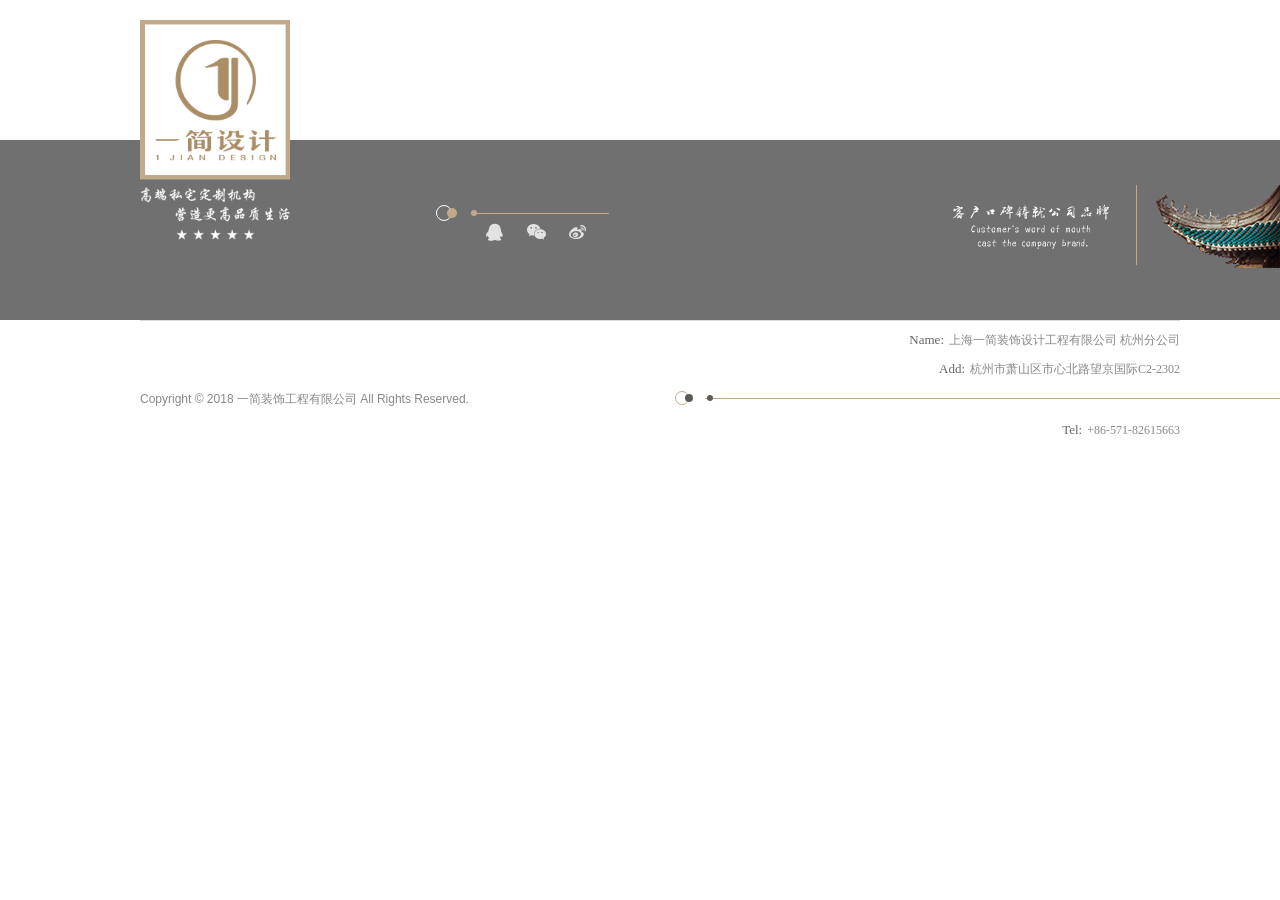
<file: public/footer.html>
<!DOCTYPE html PUBLIC "-//W3C//DTD XHTML 1.0 Transitional//EN" "http://www.w3.org/TR/xhtml1/DTD/xhtml1-transitional.dtd">
<html xmlns="http://www.w3.org/1999/xhtml">

	<head>
		<meta http-equiv="Content-Type" content="text/html; charset=utf-8" />
		<meta http-equiv="X-UA-Compatible" content="IE=edge,chrome=1" />
		<meta name="renderer" content="webkit">
		<meta name="viewport" content="width=device-width, initial-scale=1, maximum-scale=1, user-scalable=no">
		<meta name="author" content="一联独立团作" />
		<meta name="format-detection" content="telephone=no" />
		<link rel="shortcut icon" href="img/mql/logo.ico" />
		<title>一简装饰设计</title>
		<meta name="keywords" content="一简装饰设计" />
		<meta name="description" content="一简装饰设计" />
		<link rel="stylesheet" type="text/css" href="css/bootstrap.css">
        <link rel="stylesheet" type="text/css" href="css/font-awesome.css">
        <link rel="stylesheet" href="css/footer.css">
    </head>
<body>
                                                                                                               
<div class="footer">
        <div class="foot_top">
            <div class="foot_logo">
                <img src="img/mql/footer_logo.png" />
            </div>
            <div class="foot_right">
                <div class="foot_TM">
                    <div class="foot_TM_line">
                        <div class="footer_border"></div>
                        <div class="footer_border2"></div>
                    </div>
                    <ul>
                        <li>
                            <a href="#"><i class="fa fa-qq"></i></a>
                        </li>
                        <li>
                            <a href="#"><i class="fa fa-weixin"></i></a>
                        </li>
                        <li>
                            <a href="#"><i class="fa fa-weibo"></i></a>
                        </li>
                    </ul>
                </div>
                <div class="foot_TR">
                    <div class="foot_img1">
                        <img src="img/mql/foot_img1.png">
                    </div>
                    <div class="foot_img2">
                        <img src="img/mql/foot_img2.png">
                    </div>
                </div>
            </div>
        </div>

        <div class="foot_bottom">

            <div class="footercopy">
                <!--<div class="container">-->
                <div class="row">
                    <div class="col-sm-6">
                        <div class="copy">Copyright © 2018 <span>一简装饰工程有限公司</span> All Rights Reserved.</div>
                    </div>
                    <div class="foot_B col-sm-6">
                        <div class="foot_Btm">
                            <div class="foot_BR">
                                <p><span>Name:</span>上海一简装饰设计工程有限公司 杭州分公司</p>
                                <p><span>Add:</span>杭州市萧山区市心北路望京国际C2-2302</p>
                            </div>
                        </div>
                        <div class="foot_BM">
                            <div class="foot_bor foot_bor01">

                            </div>
                            <div class="foot_fang1 foot_fang01">

                            </div>
                            <div class="foot_fang2 foot_fang02">

                            </div>
                        </div>
                        <div class="foot_Btm1">
                            <p class="foot_txtR"><span>Tel:</span>+86-571-82615663</p>
                        </div>
                    </div>

                    <!--</div>-->
                </div>
                <!--</div>-->
            </div>
        </div>
        <!--</div>-->
    </div>
</body>
</html>
</file>
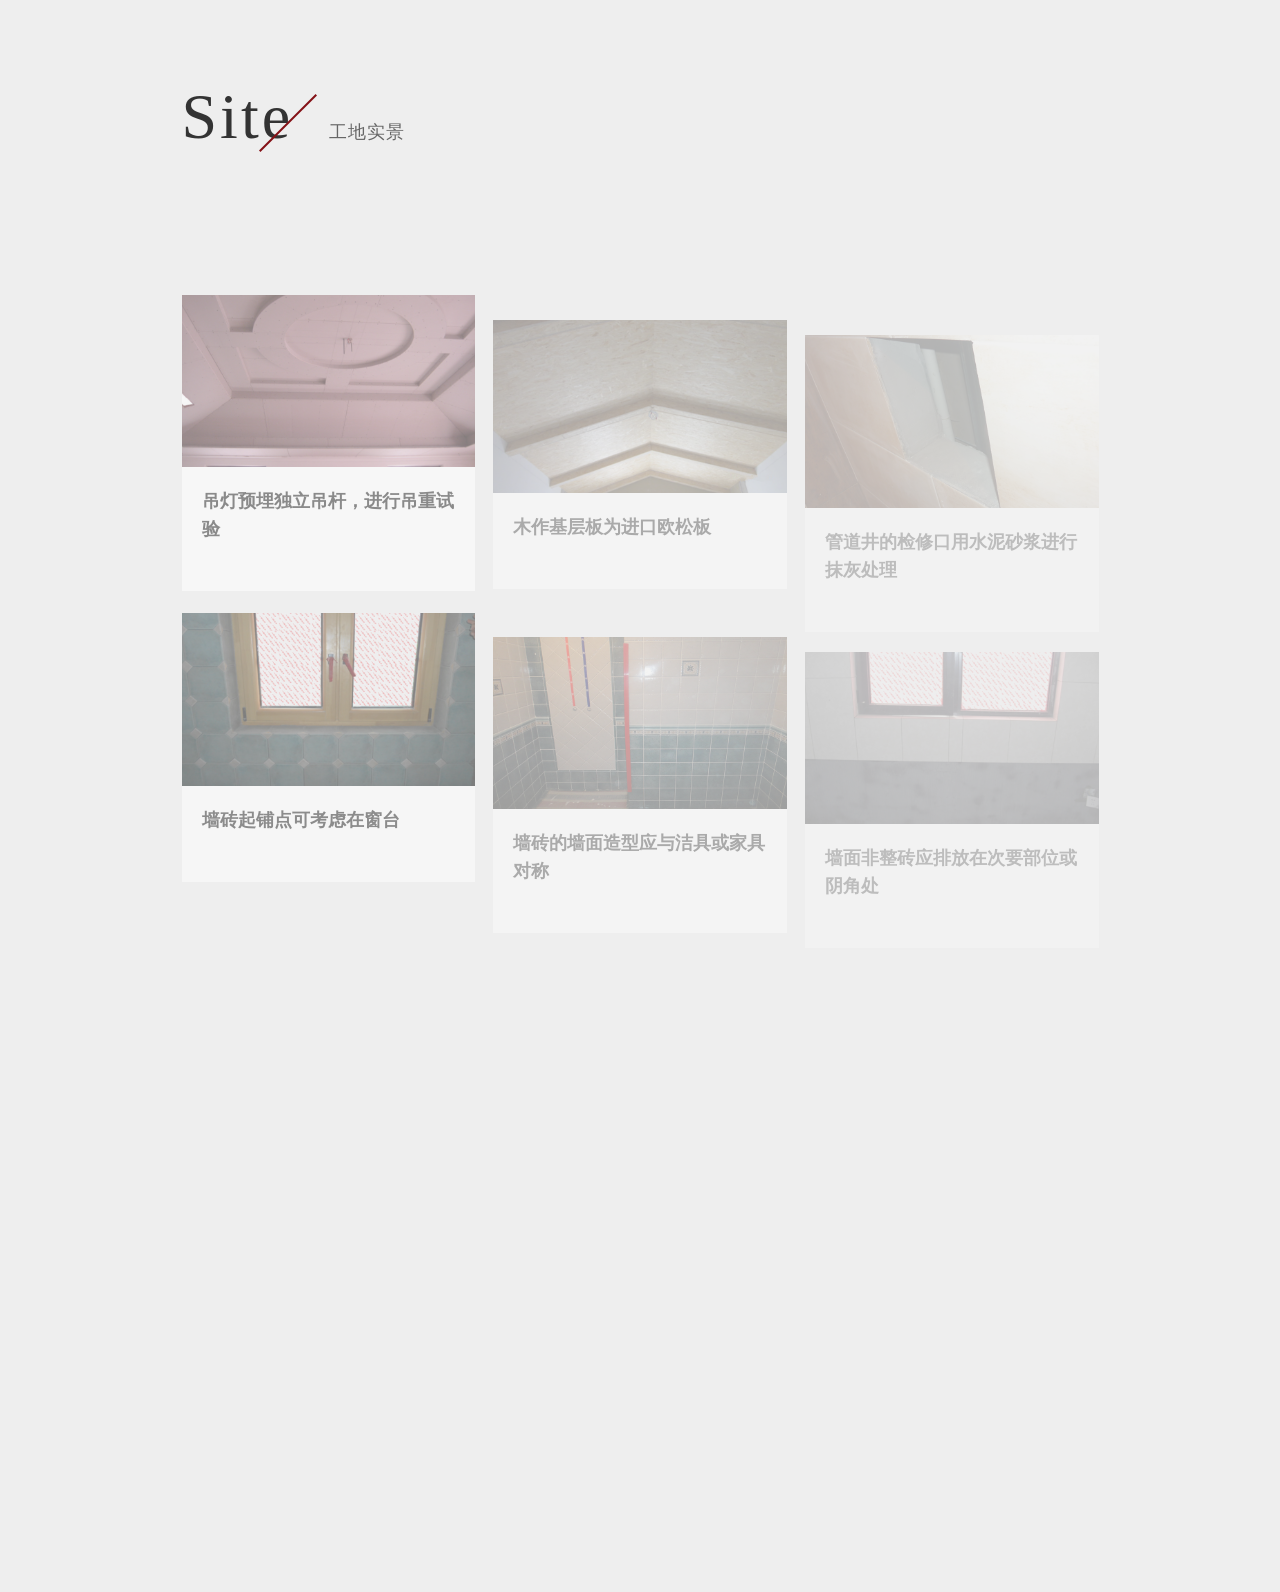
<file: public/gondishijing.html>
<!DOCTYPE html>
<html lang="en">
<head>
    <meta charset="UTF-8">
    <meta name="viewport" content="width=device-width, initial-scale=1.0">
    <meta http-equiv="X-UA-Compatible" content="ie=edge">
    <link rel="shortcut icon" href="img/mql/logo.ico" />
    <link rel="stylesheet" href="css/gongdishijing.css">
    <script src="js/jquery-3.2.1.js"></script>
    <title>一简装饰设计</title>
</head>
<body>
    <div id="nav"></div>
    <header id="header"></header>
    <div class="gongdi_box">
        <!-- container容器css -->
        <div class="gd_container">
            <!-- 标题 -->
            <div class="gd_title">
                <p>
                    <span>site</span>
                    工地实景
                </p>
            </div>
            <!-- 图片 -->
            <div class="gd_content">
                <div class="gd_main">
                    <div class="gd_img">
                        <img src="img/yl/5ac4668a81aa2.jpg" alt="">
                    </div> 
                    <!-- 第一行文字 -->
                    <div class="gd_text">
                        <h4>吊灯预埋独立吊杆，进行吊重试验</h4>
                        <!-- 第二行文字 -->
                        <p>
                            <span></span>
                             &nbsp;&nbsp;
                            <span></span>
                        </p>
                        <!-- 第三行文字 -->
                        <div class="btn">
                            <a href="http://127.0.0.1:3000/lianxi.html">预约参加</a>
                        </div>
                    </div>
                </div>
                <div class="gd_main">
                    <div class="gd_img">
                        <img src="img/yl/5ac466f7f2e3a.jpg" alt="">
                    </div>     
                    <div class="gd_text">
                        <h4>木作基层板为进口欧松板</h4>
                        <p>
                            <span></span>
                             &nbsp;&nbsp;
                            <span></span>
                        </p>
                        <div class="btn">
                            <a href="http://127.0.0.1:3000/lianxi.html">预约参加</a>
                        </div>
                    </div>
                </div>
                <div class="gd_main">
                    <div class="gd_img">
                        <img src="img/yl/5ac4672cf06b1.jpg" alt="">
                    </div>     
                    <div class="gd_text">
                        <h4>管道井的检修口用水泥砂浆进行抹灰处理</h4>
                        <p>
                            <span></span>
                             &nbsp;&nbsp;
                            <span></span>
                        </p>
                        <div class="btn">
                            <a href="http://127.0.0.1:3000/lianxi.html">预约参加</a>
                        </div>
                    </div>
                </div>
                <div class="gd_main">
                    <div class="gd_img">
                        <img src="img/yl/5ac4676fa10a3.jpg" alt="">
                    </div>     
                    <div class="gd_text">
                        <h4>墙砖起铺点可考虑在窗台</h4>
                        <p>
                            <span></span>
                             &nbsp;&nbsp;
                            <span></span>
                        </p>
                        <div class="btn">
                            <a href="http://127.0.0.1:3000/lianxi.html">预约参加</a>
                        </div>
                    </div>
                </div>
                <div class="gd_main">
                    <div class="gd_img">
                        <img src="img/yl/5ac467880d449.jpg" alt="">
                    </div>     
                    <div class="gd_text">
                        <h4>墙砖的墙面造型应与洁具或家具对称</h4>
                        <p>
                            <span></span>
                             &nbsp;&nbsp;
                            <span></span>
                        </p>
                        <div class="btn">
                            <a href="http://127.0.0.1:3000/lianxi.html">预约参加</a>
                        </div>
                    </div>
                </div>
                <div class="gd_main">
                    <div class="gd_img">
                        <img src="img/yl/5ac467b1569f9.jpg" alt="">
                    </div>     
                    <div class="gd_text">
                        <h4>墙面非整砖应排放在次要部位或阴角处</h4>
                        <p>
                            <span></span>
                             &nbsp;&nbsp;
                            <span></span>
                        </p>
                        <div class="btn">
                            <a href="http://127.0.0.1:3000/lianxi.html">预约参加</a>
                        </div>
                    </div>
                </div>
                 <div class="gd_main">
                    <div class="gd_img">
                        <img src="img/yl/5ac467ef208d3.jpg" alt="">
                    </div>     
                    <div class="gd_text">
                        <h4>石膏素线拼接线条顺直</h4>
                        <p>
                            <span></span>
                             &nbsp;&nbsp;
                            <span></span>
                        </p>
                        <div class="btn">
                            <a href="http://127.0.0.1:3000/lianxi.html">预约参加</a>
                        </div>
                    </div>
                </div>
                <div class="gd_main">
                    <div class="gd_img">
                        <img src="img/yl/5ac46800ee34e.jpg" alt="">
                    </div>     
                    <div class="gd_text">
                        <h4>石膏花线拼接花纹吻合</h4>
                        <p>
                            <span></span>
                             &nbsp;&nbsp;
                            <span></span>
                        </p>
                        <div class="btn">
                            <a href="http://127.0.0.1:3000/lianxi.html">预约参加</a>
                        </div>
                    </div>
                </div>
                <div class="gd_main">
                    <div class="gd_img">
                        <img src="img/yl/5ac4681b04a01.jpg" alt="">
                    </div>     
                    <div class="gd_text">
                        <h4>吊顶弧形线条圆润</h4>
                        <p>
                            <span></span>
                             &nbsp;&nbsp;
                            <span></span>
                        </p>
                        <div class="btn">
                            <a href="http://127.0.0.1:3000/lianxi.html">预约参加</a>
                        </div>
                    </div>
                </div>
                <div class="gd_main">
                    <div class="gd_img">
                        <img src="img/yl/5ac4673d99b4c.jpg" alt="">
                    </div>     
                    <div class="gd_text">
                        <h4>暗埋管线出墙部位及墙面的面板部位，砖面套割</h4>
                        <p>
                            <span></span>
                             &nbsp;&nbsp;
                            <span></span>
                        </p>
                        <div class="btn">
                            <a href="http://127.0.0.1:3000/lianxi.html">预约参加</a>
                        </div>
                    </div>
                </div>
                <div class="gd_main">
                    <div class="gd_img">
                        <img src="img/yl/5ac467d2a5e9d.jpg" alt="">
                    </div>     
                    <div class="gd_text">
                        <h4>墙面阴角砖应压向正确，阳角线宜做成45度角对接</h4>
                        <p>
                            <span></span>
                             &nbsp;&nbsp;
                            <span></span>
                        </p>
                        <div class="btn">
                            <a href="http://127.0.0.1:3000/lianxi.html">预约参加</a>
                        </div>
                    </div>
                </div>
                <div class="gd_main">
                    <div class="gd_img">
                        <img src="img/yl/5ac466a00ddfb.jpg" alt="">
                    </div>     
                    <div class="gd_text">
                        <h4>地下室、厨房、卫生间等潮湿部位使用防水纸面石膏板</h4>
                        <p>
                            <span></span>
                             &nbsp;&nbsp;
                            <span></span>
                        </p>
                        <div class="btn">
                            <a href="http://127.0.0.1:3000/lianxi.html">预约参加</a>
                        </div>
                    </div>
                </div> 
            </div>
        </div>
    </div>
    <script>
			$(document).ready(function(e){
				$(window).scroll(function(){
					var scrollT=$(window).scrollTop();
					console.log(scrollT)
					var h=$(window).height();
					if(scrollT>250){
							$(".gd_content>div.gd_main:first-child").animate({
									"top":"0",
									"opacity":"1"
							},800)
							$(".gd_content>div.gd_main:nth-child(2)").animate({
									"top":"0",
									"opacity":"1"
							},1000)
							$(".gd_content>div.gd_main:nth-child(3)").animate({
									"top":"0",
									"opacity":"1"
							},1200)
					}
					if(scrollT>550){
							$(".gd_content>div.gd_main:nth-child(4)").animate({
									"top":"0",
									"opacity":"1"
							},800)
							$(".gd_content>div.gd_main:nth-child(5)").animate({
									"top":"0",
									"opacity":"1"
							},1000)
							$(".gd_content>div.gd_main:nth-child(6)").animate({
									"top":"0",
									"opacity":"1"
							},1200)
					}
					if(scrollT>850){
							$(".gd_content>div.gd_main:nth-child(7)").animate({
									"top":"0",
									"opacity":"1"
							},800)
							$(".gd_content>div.gd_main:nth-child(8)").animate({
									"top":"0",
									"opacity":"1"
							},1000)
							$(".gd_content>div.gd_main:nth-child(9)").animate({
									"top":"0",
									"opacity":"1"
							},1200)
					}
					if(scrollT>1200){
							$(".gd_content>div.gd_main:nth-child(10)").animate({
									"top":"0",
									"opacity":"1"
							},800)
							$(".gd_content>div.gd_main:nth-child(11)").animate({
									"top":"0",
									"opacity":"1"
							},1000)
							$(".gd_content>div.gd_main:nth-child(12)").animate({
									"top":"0",
									"opacity":"1"
							},1200)
					}
			});
			$(".gd_main").hover(function() {
					 $(this).find(".btn").css("display","block");
				}, function() {
						$(this).find(".btn").css("display","none");
					});
			})  
    </script>
    <footer id="footer"></footer>
    <script src="js/nav.js"></script>
    <script src="js/header.js"></script>
    <script src="js/footer.js"></script>
</body>
</html>
</file>
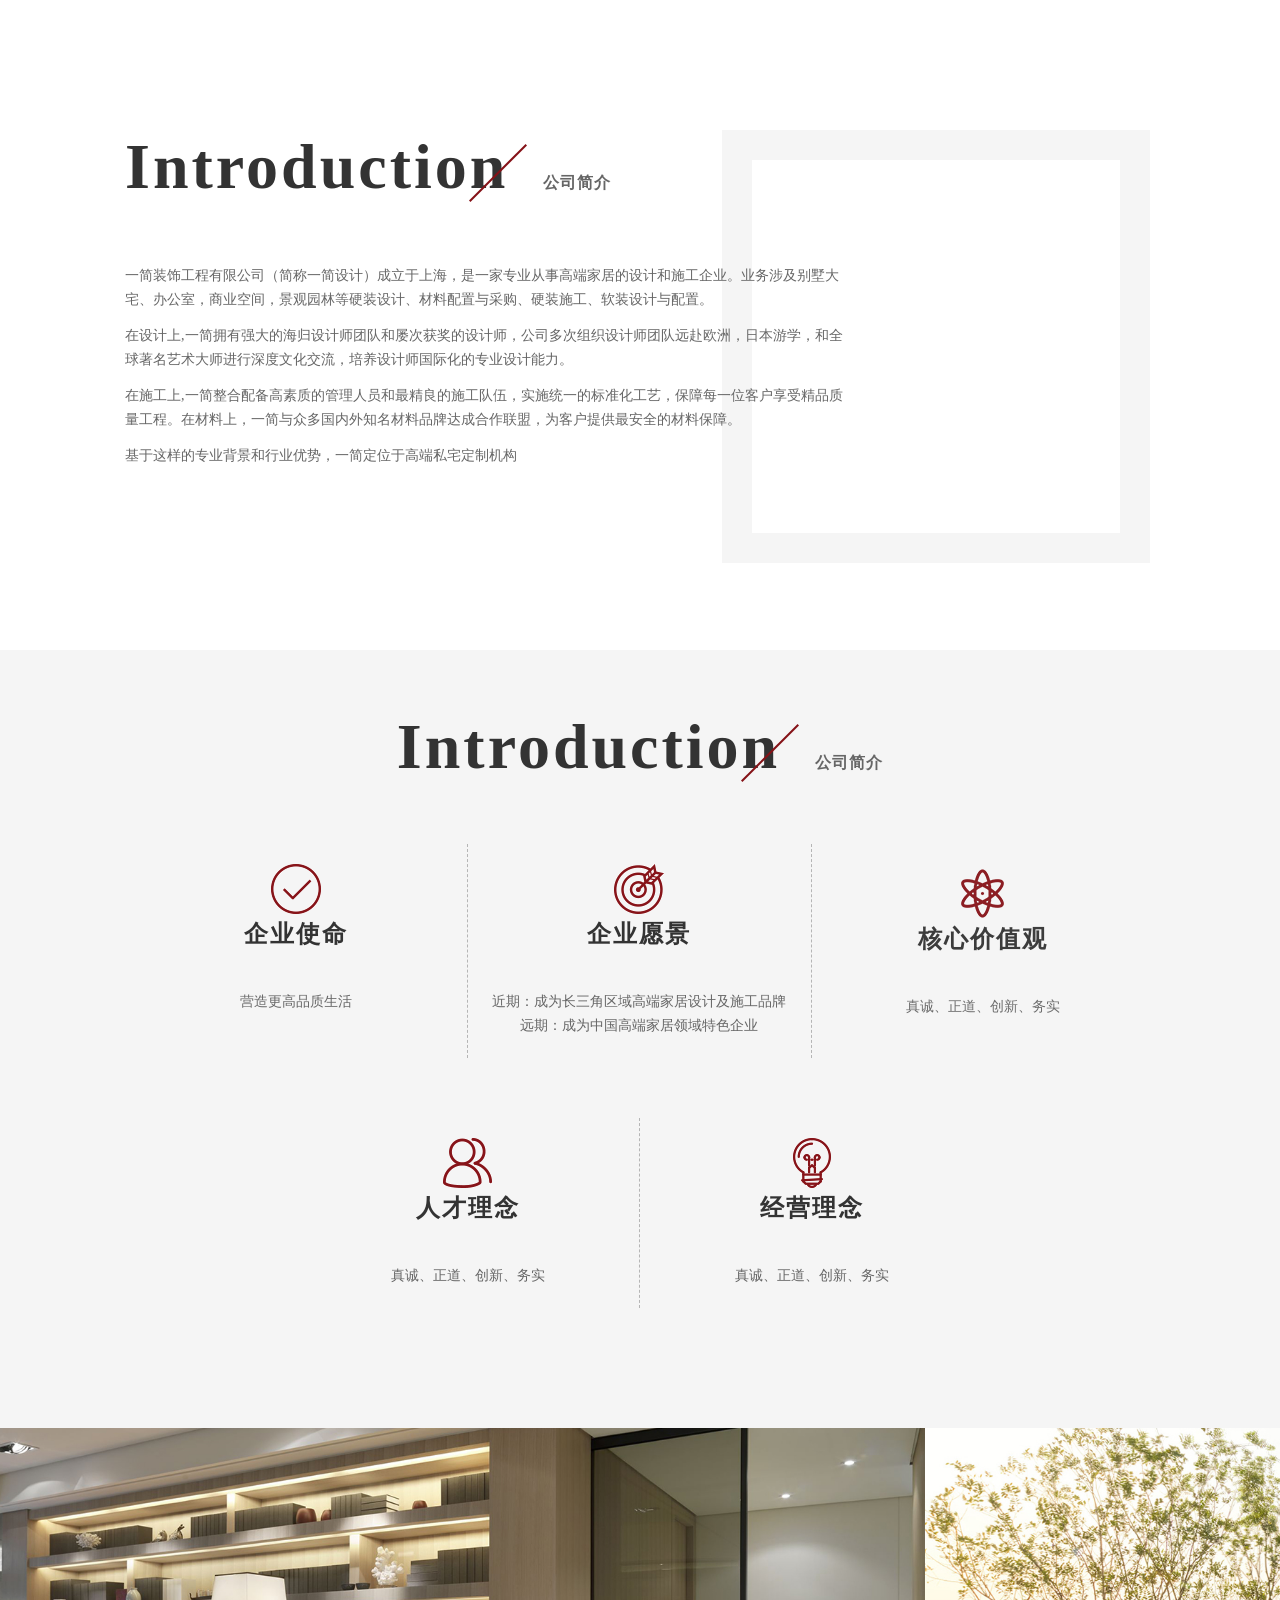
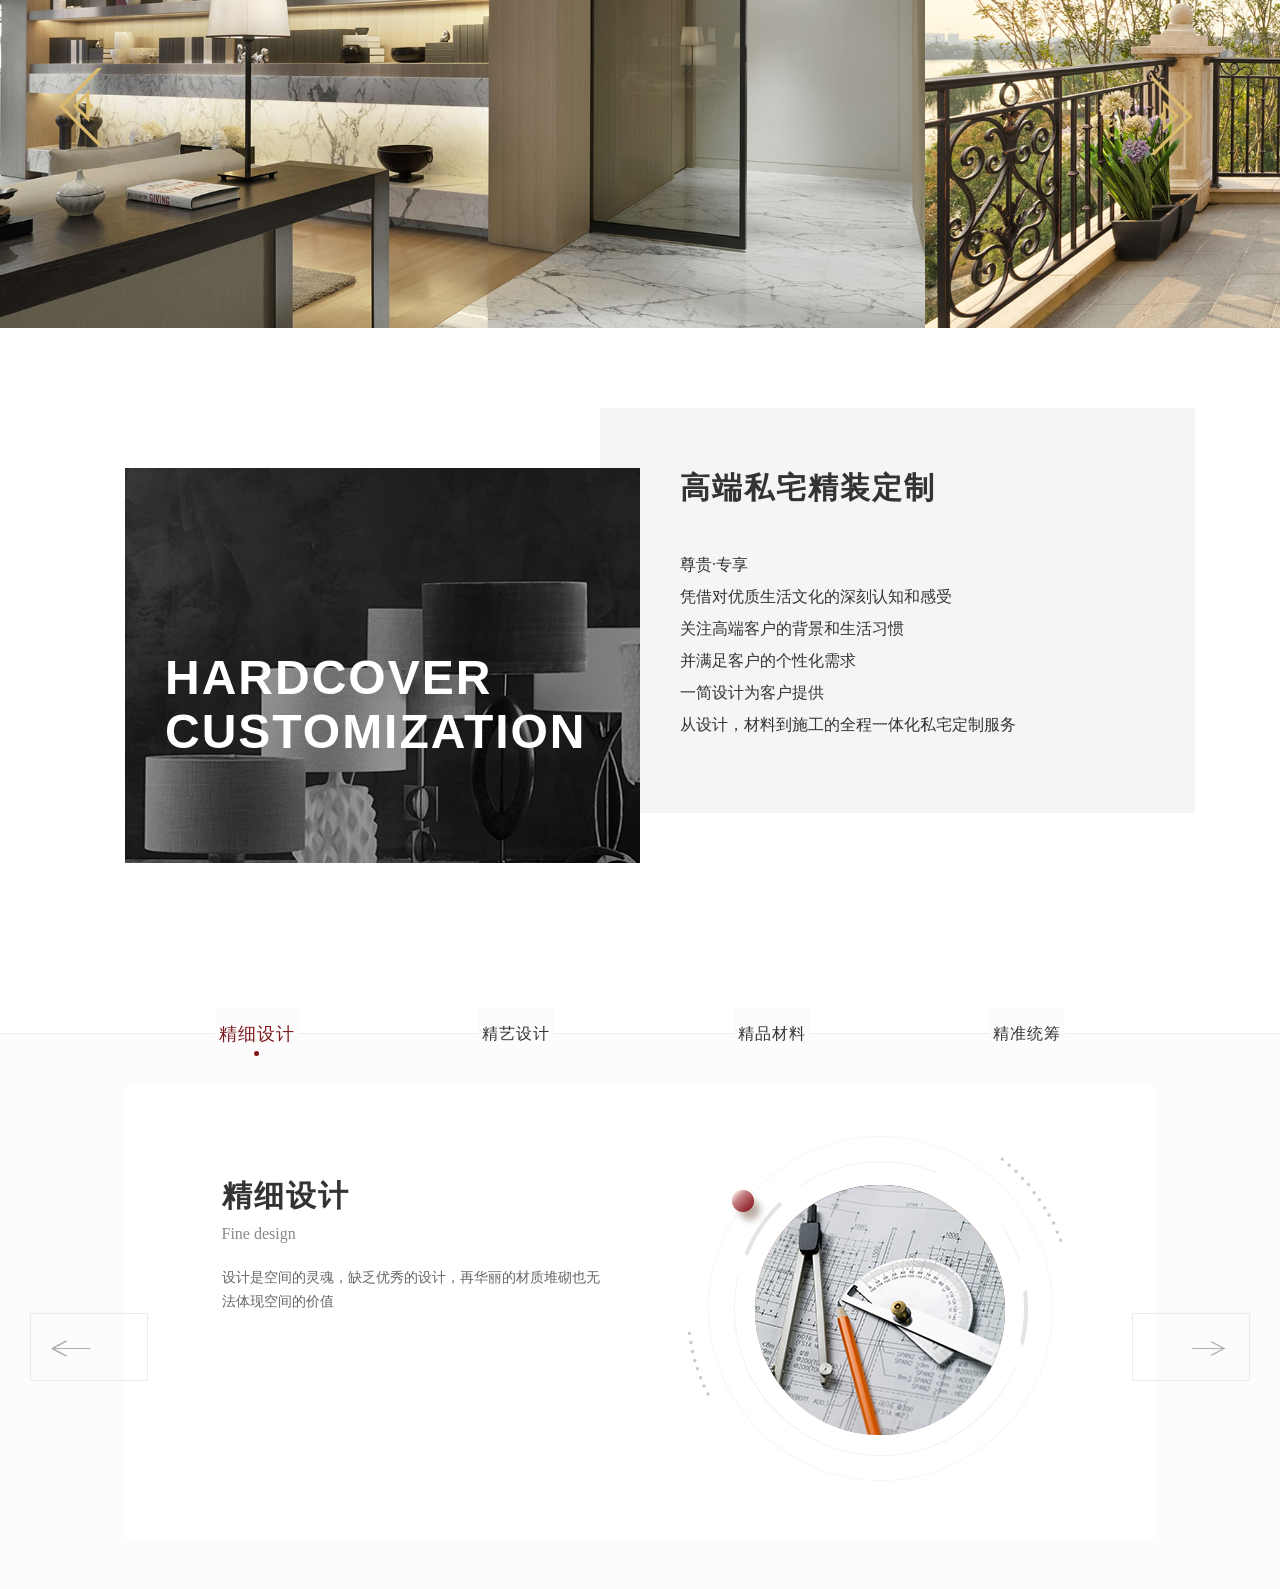
<file: public/guanyu.html>
<!DOCTYPE html>
<html lang="en">
<head>
    <meta charset="UTF-8">
    <meta name="viewport" content="width=device-width, initial-scale=1.0">
    <meta http-equiv="X-UA-Compatible" content="ie=edge">
    <link rel="shortcut icon" href="img/mql/logo.ico" />
    <title>一简装饰设计</title>
    <link rel="stylesheet" href="css/guanyu.css">
</head>
<body>
<!-- 轰死秀琴 -->
    <div id="nav"></div>
    <header id= "header"></header>
    <!-- 大div包裹 -->
    <div class="warp">
        <!-- 公司简介 -->
        <div class="about1">
            <div class="container">
                <div class="about1_content">
                    <div class="ind3_tit">
                        <h2>
                            <span>Introduction</span>
                            公司简介
                        </h2>
                    </div>
                    <div class="about1_contentP">
                        <p>一简装饰工程有限公司（简称一简设计）成立于上海，是一家专业从事高端家居的设计和施工企业。业务涉及别墅大宅、办公室，商业空间，景观园林等硬装设计、材料配置与采购、硬装施工、软装设计与配置。</p>
                        <p>在设计上,一简拥有强大的海归设计师团队和屡次获奖的设计师，公司多次组织设计师团队远赴欧洲，日本游学，和全球著名艺术大师进行深度文化交流，培养设计师国际化的专业设计能力。</p>
                        <p>在施工上,一简整合配备高素质的管理人员和最精良的施工队伍，实施统一的标准化工艺，保障每一位客户享受精品质量工程。在材料上，一简与众多国内外知名材料品牌达成合作联盟，为客户提供最安全的材料保障。</p>
                        <p>基于这样的专业背景和行业优势，一简定位于高端私宅定制机构</p>
                    </div>
                    <div class="about1_fk"></div>
                </div>
            </div>
        </div>
        <!-- 2 -->
        <div class="about2">
            <div class="container">
                <div class="ind3_tit abut2_tit">
                    <h2>
                        <span>Introduction</span>
                        公司简介
                    </h2>
                </div>
                <div class="ab-content">
                    <div class="ab-content-li">
                        <img src="img/guanyu/5aaf54da0d160.png" alt="">
                        <h3>企业使命</h3>
                        <p>营造更高品质生活</p>
                    </div>
                    <div class="ab-content-li">
                        <img src="img/guanyu/5aaf554166af8.png" alt="">
                        <h3>企业愿景</h3>
                        <p>近期：成为长三角区域高端家居设计及施工品牌</p>
                        <p>远期：成为中国高端家居领域特色企业</p>
                    </div>
                    <div class="ab-content-li">
                        <img src="img/guanyu/5aaf556c3afc0.png" alt="">
                        <h3>核心价值观</h3>
                        <p>真诚、正道、创新、务实</p>
                    </div>
                    <div class="ab-content-li">
                        <img src="img/guanyu/5aaf557731f38.png" alt="">
                        <h3>人才理念</h3>
                        <p>真诚、正道、创新、务实</p>
                    </div>
                    <div class="ab-content-li">
                        <img src="img/guanyu/5aaf55abb6c38.png" alt="">
                        <h3>经营理念</h3>
                        <p>真诚、正道、创新、务实</p>
                    </div>
                </div>
            </div>
        </div>
        <!-- 3 -->
        <div class="about3">
            <!-- 左右箭头 -->
            <div class="swiper-button-prev"></div>
            <div class="swiper-button-next"></div>
            <!-- 轮播图片 -->
            <div class="swiper-container">
                <div class="swiper-wrapper">
                    <div class="swiper-slide">
                        <div class="ab3_lis" style="background-image:url(img/guanyu/5aaf5a89db628.jpg);"></div>
                    </div>
                    <div class="swiper-slide">
                        <div class="ab3_lis" style="background-image:url(img/guanyu/5aaf5a9756928.jpg);"></div>
                    </div>
                    <div class="swiper-slide">
                        <div class="ab3_lis" style="background-image:url(img/guanyu/5aaf5ac34f010.jpg);top:0;opacity:1;"></div>
                    </div>
                    <div class="swiper-slide">
                        <div class="ab3_lis" style=" background-image:url(img/guanyu/5aaf5a4459038.jpg);top:0; opacity:1;"></div>
                    </div>
                    <div class="swiper-slide">
                        <div class="ab3_lis" style="background-image:url(img/guanyu/5aaf5a89db628.jpg); top:0;opacity:1;"></div>
                    </div>
                    <div class="swiper-slide">
                        <div class="ab3_lis" style="background-image:url(img/guanyu//5aaf5a90e1bb8.jpg); top:0;opacity:1;"></div>
                    </div>
                    <div class="swiper-slide">
                        <div class="ab3_lis" style=" background-image:url(img/guanyu/5aaf5a9756928.jpg); top:0; opacity:1;"></div>
                    </div>
                    <div class="swiper-slide">
                        <div class="ab3_lis" style="background-image:url(img/guanyu/5aaf5ac34f010.jpg);top:0;opacity:1;"></div>
                    </div>
                    <div class="swiper-slide">
                        <div class="ab3_lis" style="background-image:url(img/guanyu/5aaf5a4459038.jpg);top:0;opacity:1;"></div>
                    </div>
                    <div class="swiper-slide">
                        <div class="ab3_lis" style="background-image:url(img/guanyu/5aaf5a89db628.jpg);top:0;opacity:1;"></div>
                    </div>
                    <div class="swiper-slide">
                        <div class="ab3_lis" style="background-image:url(img/guanyu/5aaf5a9756928.jpg);top:0;opacity:1;"></div>
                    </div>
                </div>
            </div>
        </div>
        <!-- 4 -->
        <div class="about4">
            <div class="container">
                <div class="ab4-cot">
                    <div class="con-left">
                        <div class="con-img"></div>
                        <h3>HARDCOVER  CUSTOMIZATION</h3>
                    </div>
                    <div class="con-right">
                        <h3>高端私宅精装定制</h3>
                        <p>尊贵·专享<br>凭借对优质生活文化的深刻认知和感受<br>关注高端客户的背景和生活习惯<br>并满足客户的个性化需求<br>一简设计为客户提供<br>从设计，材料到施工的全程一体化私宅定制服务</p>
                    </div>
                </div>
            </div>
        </div>
        <!-- 5 -->
        <div class="about5">
            <div class="ab5-tit">
                <span class="ab-xian"></span>
                <ul class="container">
                    <li class="ab-active">精细设计</li>
                    <li>精艺设计</li>
                    <li>精品材料</li>
                    <li>精准统筹</li>
                </ul>
            </div>
            <div class="container ab5">
                <div class="ab5-con-box">
                    <div class="ab5-left">
                        <ul>
                            <li>
                                <h3>精准统筹</h3>
                                <span>Fine design</span>
                                <p>设计是空间的灵魂，缺乏优秀的设计，再华丽的材质堆砌也无法体现空间的价值</p>
                            </li>
                            <li>
                                <h3>精细设计</h3>
                                <span>Fine design</span>
                                <p>设计是空间的灵魂，缺乏优秀的设计，再华丽的材质堆砌也无法体现空间的价值</p>
                            </li>
                            <li>
                                <h3>精艺设计</h3>
                                <span>Fine design</span>
                                <p>设计是空间的灵魂，缺乏优秀的设计，再华丽的材质堆砌也无法体现空间的价值</p>
                            </li>
                            <li>
                                <h3>精品材料</h3>
                                <span>Fine design</span>
                                <p>设计是空间的灵魂，缺乏优秀的设计，再华丽的材质堆砌也无法体现空间的价值</p>
                            </li>
                            <li>
                                <h3>精准统筹</h3>
                                <span>Fine design</span>
                                <p>设计是空间的灵魂，缺乏优秀的设计，再华丽的材质堆砌也无法体现空间的价值</p>
                            </li>
                            <li>
                                <h3>精细设计</h3>
                                <span>Fine design</span>
                                <p>设计是空间的灵魂，缺乏优秀的设计，再华丽的材质堆砌也无法体现空间的价值</p>
                            </li>
                        </ul>
                    </div>
                    <ul class="ab5-right">
                        <li style="opacity: 1;"><img src="img/guanyu/5aaf63addecd8.png"></li>
                        <li><img src="img/guanyu/5aaf63e8cdb68.png" alt=""></li>
                        <li><img src="img/guanyu/5aaf6406a2fd0.png" alt=""></li>
                        <li><img src="img/guanyu/5aaf64211a068.png" alt=""></li>
                    </ul>
                </div>
                <div class="ab5-jt-left ab5-jt"><span></span></div>
                <div class="ab5-jt-right ab5-jt"><span></span></div>
            </div>
        </div>
    </div>
    <footer id="footer"></footer>
    <script src="js/jquery-3.2.1.js"></script>
    <script src="js/nav.js"></script>
    <script src="js/header.js"></script>
    <script src="js/footer.js"></script>
    <script src="js/guanyu.js"></script>
</body>
</html>
</file>
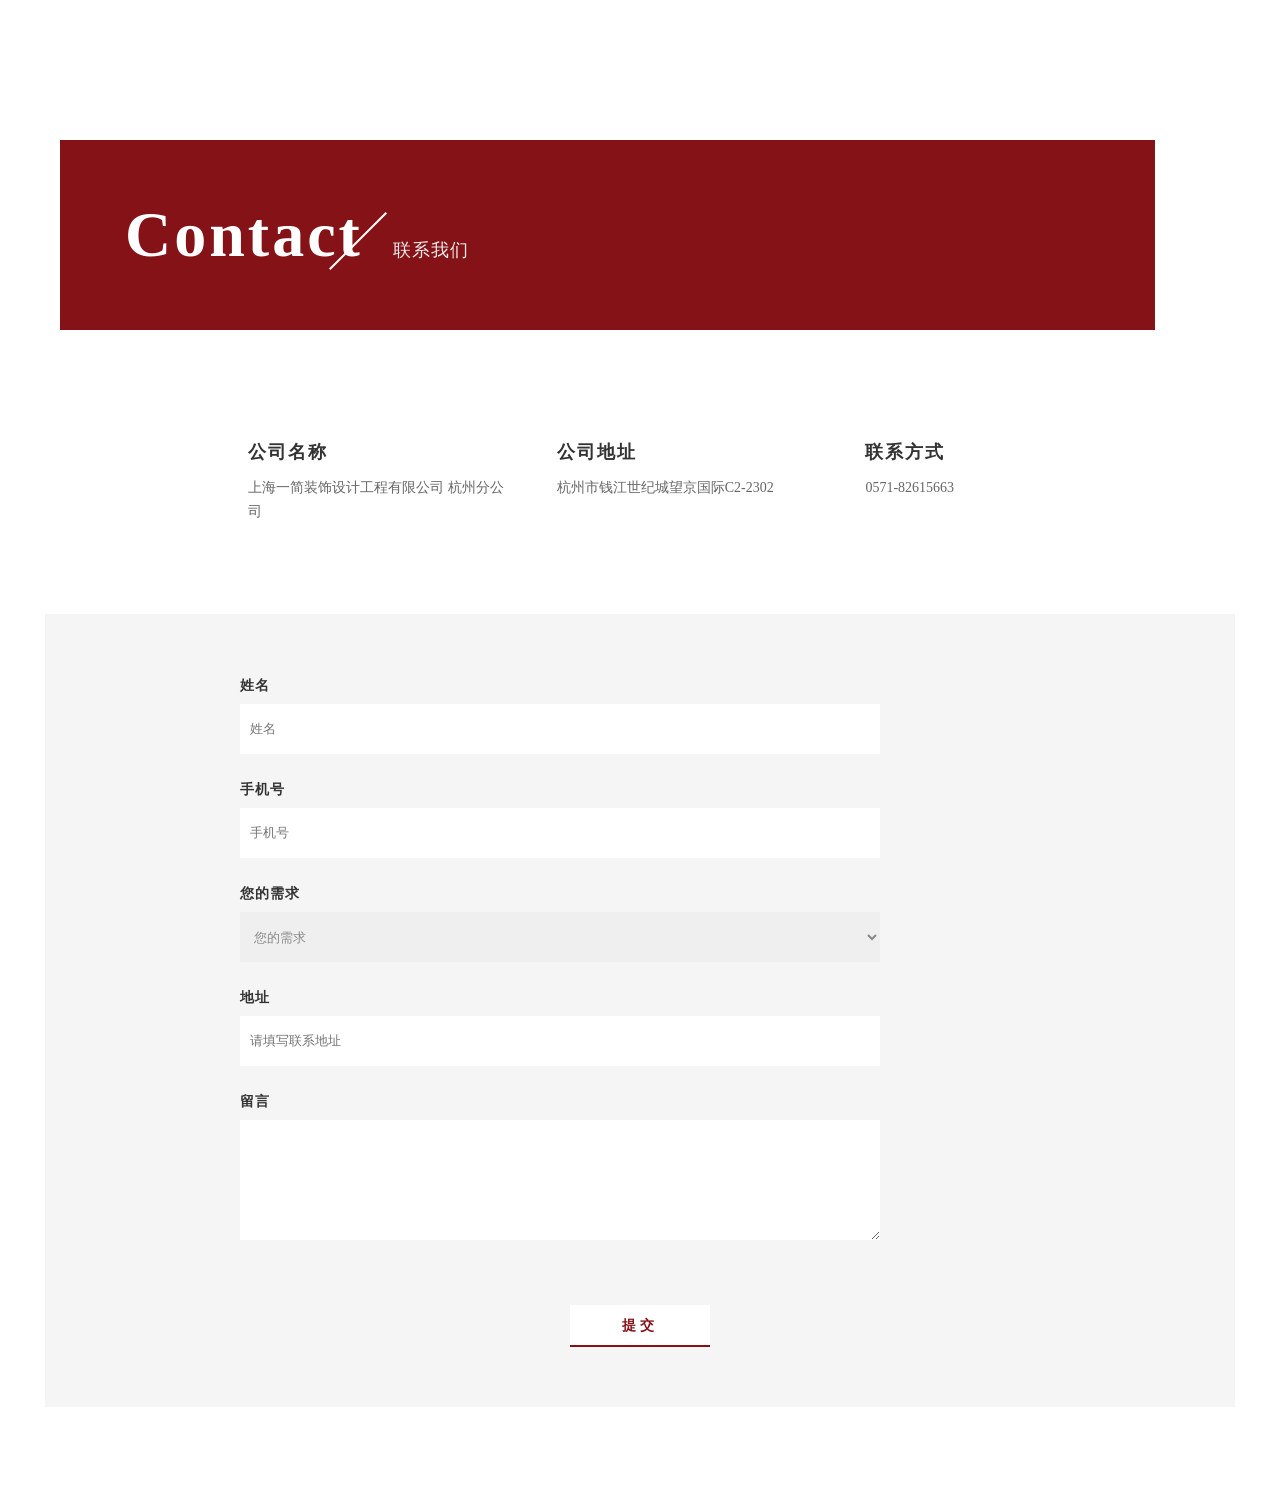
<file: public/lianxi.html>
<!DOCTYPE html>
<html lang="en">
<head>
    <meta charset="UTF-8">
    <meta name="viewport" content="width=device-width, initial-scale=1.0">
    <meta http-equiv="X-UA-Compatible" content="ie=edge">
    <link rel="shortcut icon" href="img/mql/logo.ico" />
    <title>一简装饰设计</title>
    <link rel="stylesheet" href="css/lianxi.css">
</head>
<body>
    <div id="nav"></div>
    <header id="header"></header>
    <div class="warp">
        <div class="content-box">
            <div class="container">
                <div class="con-tit">
                    <h2><span>Contact</span>联系我们</h2>
                </div>
                <ul class="con-bot">
                    <li>
                        <h3>公司名称</h3>
                        <p>上海一简装饰设计工程有限公司 杭州分公司</p>
                    </li>
                    <li>
                        <h3>公司地址</h3>
                        <p>杭州市钱江世纪城望京国际C2-2302</p>
                    </li>
                    <li>
                        <h3>联系方式</h3>
                        <p>0571-82615663</p>
                    </li>
                </ul>
            </div>
        </div>
        <div class="content-bottom">
            <div class="container">
                <div class="con-bottom">
                    <div class="form">
                        <h5>姓名</h5>
                        <input type="text" placeholder="姓名"><br>
                        <h5>手机号</h5>
                        <input type="text" placeholder="手机号"><br>
                        <h5>您的需求</h5>
                        <select name="xuqiu" id="xuqiu">
                            <option selected="selected">您的需求</option>
                            <option value="0">预约设计师</option>
                            <option value="1">参观工地</option>
                        </select>
                        <h5>地址</h5>
                        <input type="text" placeholder="请填写联系地址"><br>
                        <h5>留言</h5>
                        <textarea id="content" cols="300" rows="10"></textarea>
                    </div>
                    <div class="con-btn"><button>提交</button></div>
                </div>
            </div>
        </div>
    </div>
    <footer id="footer"></footer>
    <script src="js/jquery-3.2.1.js"></script>
    <script src="js/nav.js"></script>
    <script src="js/header.js"></script>
    <script src="js/footer.js"></script>
</body>
</html>
</file>
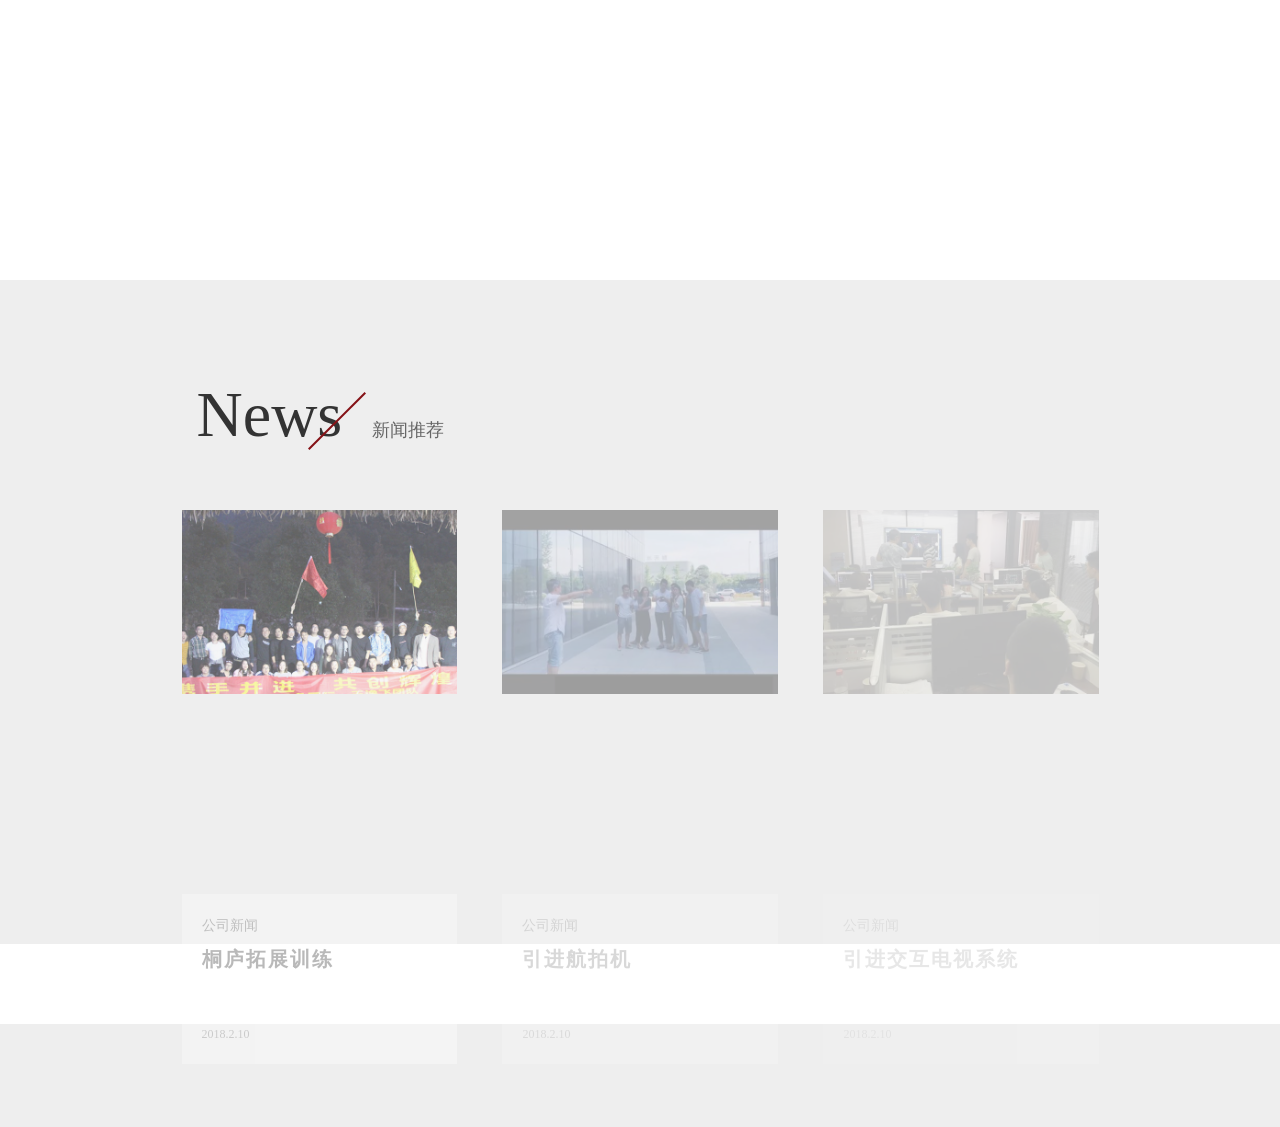
<file: public/newsdot1.html>
<!DOCTYPE html>
<html lang="en">
<head>
  <meta charset="UTF-8">
  <meta name="viewport" content="width=device-width, initial-scale=1.0">
  <meta http-equiv="X-UA-Compatible" content="ie=edge">
  <link rel="shortcut icon" href="img/mql/logo.ico" />
  <title>一简装饰设计</title>
  <link rel="stylesheet" href="css/bootstrap.css">  
  <link rel="stylesheet" href="css/new_information.css">
  <link rel="stylesheet" href="css/jquery-ui.css">
  <link rel="stylesheet" href="css/menu.css">
  <link rel="stylesheet" href="css/newsdot.css">
  <script src="js/vue.js"></script>
  <script src="js/axios.min.js"></script>
  <style>
      *{box-sizing: border-box}
      body{background: #eee}
  </style>
</head>
<body>
    <div id="nav"></div>
    <div id="header"></div>
    <div class="newsd_box" id="app">
        <div class="container">
            <div class="newsd_cot">
                <div class="newsd_tit">
                    <h3>{{list.title}}</h3>
                    <h5></h5>
                </div>
                <div class="newsd_wz">
                    <p style="text-align:center" v-for="item of list_img">
                        <img :src="item.img_url2" alt="">
                    </p>
                </div>
            </div>
        </div>
        <div class="news_detail_bottom">
            <div class="news_top">
                <h2>
                    <span>News</span>
                    新闻推荐
                </h2>
            </div>
            <div class="dot1">
                <div class="news_content_ul">
                    <div class="news_content_li">
                        <a href="http://127.0.0.1:3000/newsdot1.html?nid=4">
                            <img src="img/news/5aaf7058c37e0.jpg" alt="">
                        </a>
                    </div>
                    <div class="news_content_text">
                            <h4>公司新闻</h4>
                            <a href="http://127.0.0.1:3000/newsdot1.html?nid=5"> 
                                <h5>桐庐拓展训练</h5>
                            </a>
                            <p>2018.2.10</p>
                    </div>
                </div>
                <div class="news_content_ul">
                    <div class="news_content_li">
                        <a href="http://127.0.0.1:3000/newsdot1.html?nid=5">
                            <img src="img/news/5aaf6fe082561.jpg" alt="">
                        </a>
                    </div>
                    <div class="news_content_text">
                            <h4>公司新闻</h4>
                            <a href="http://127.0.0.1:3000/newsdot1.html?nid=5"> 
                                <h5>引进航拍机</h5>
                            </a>
                            <p>2018.2.10</p>
                    </div>
                </div>
                <div class="news_content_ul">
                    <div class="news_content_li">
                        <a href="http://127.0.0.1:3000/newsdot1.html?nid=6">
                            <img src="img/news/5aaf6ee0490c2.jpg" alt="">
                        </a>
                    </div>
                    <div class="news_content_text">
                        
                            <h4>公司新闻</h4>
                            <a href="http://127.0.0.1:3000/newsdot1.html?nid=6"> 
                                <h5>引进交互电视系统</h5>
                            </a>
                            <p>2018.2.10</p>
                       
                    </div>
                </div>
            </div>
        </div>
    </div>
  <div id="footer"></div>
  <script>
      var vm = new Vue({ 
            el:"#app",
            data () {
                return {
                    list:[],
                    list_img:[],
                    list_text:[]
                }
            },
            created () {
               this.getImage();
               this.getText();
            },
            methods: {
                getImage(){
                    var nid = location.search.slice(5);
                    console.log(nid);
                    axios.get(
                        'http://localhost:3000/newimg?id='+nid
                    ).then(res=>{
                        this.list_img=res.data;
                        this.list=res.data[0];
                        console.log(this.list_img);
                    })
                },
                getText(){

                }   
            }
        })
  </script>
  <script src="js/jquery-3.2.1.js"></script>
  <script src="js/nav.js"></script>
  <script src="js/header.js"></script>
  <script src="js/footer.js"></script> 
  <script src="js/newsdot1.js"></script> 
</body>
</html>
</file>
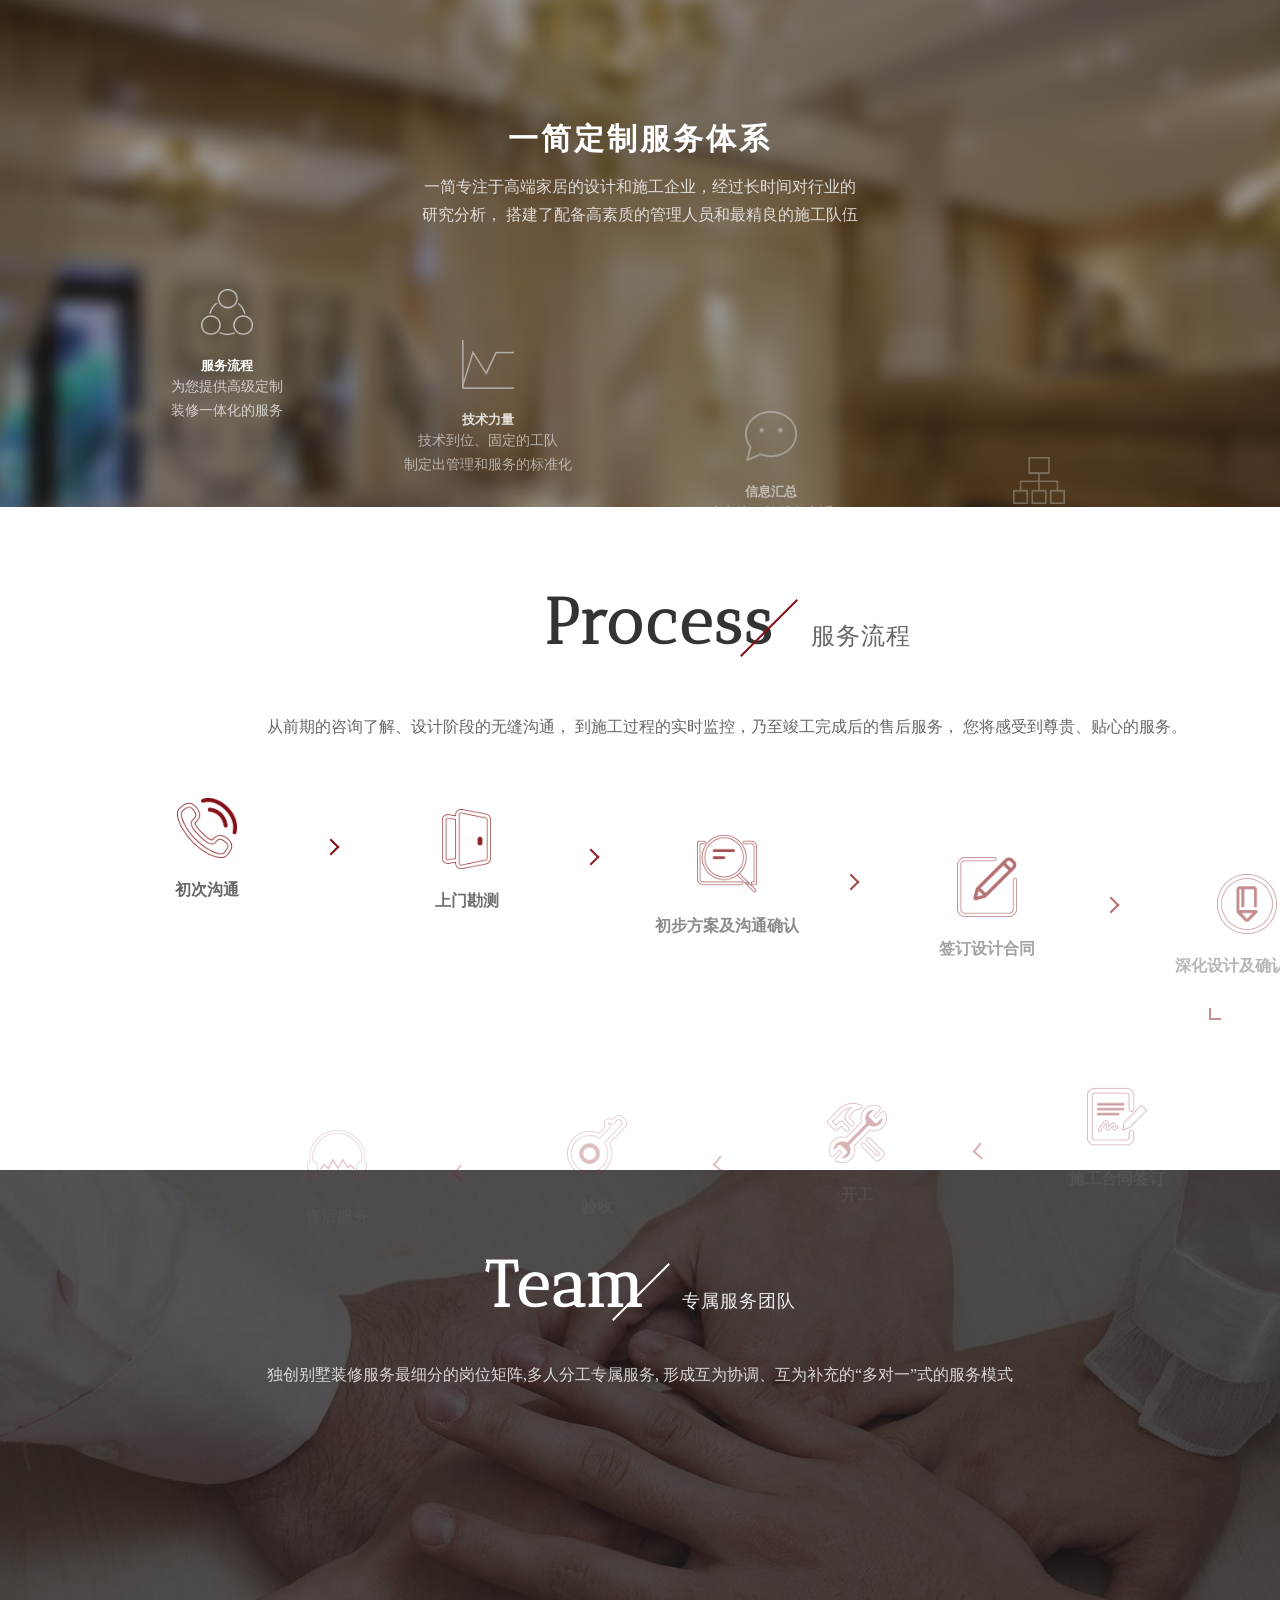
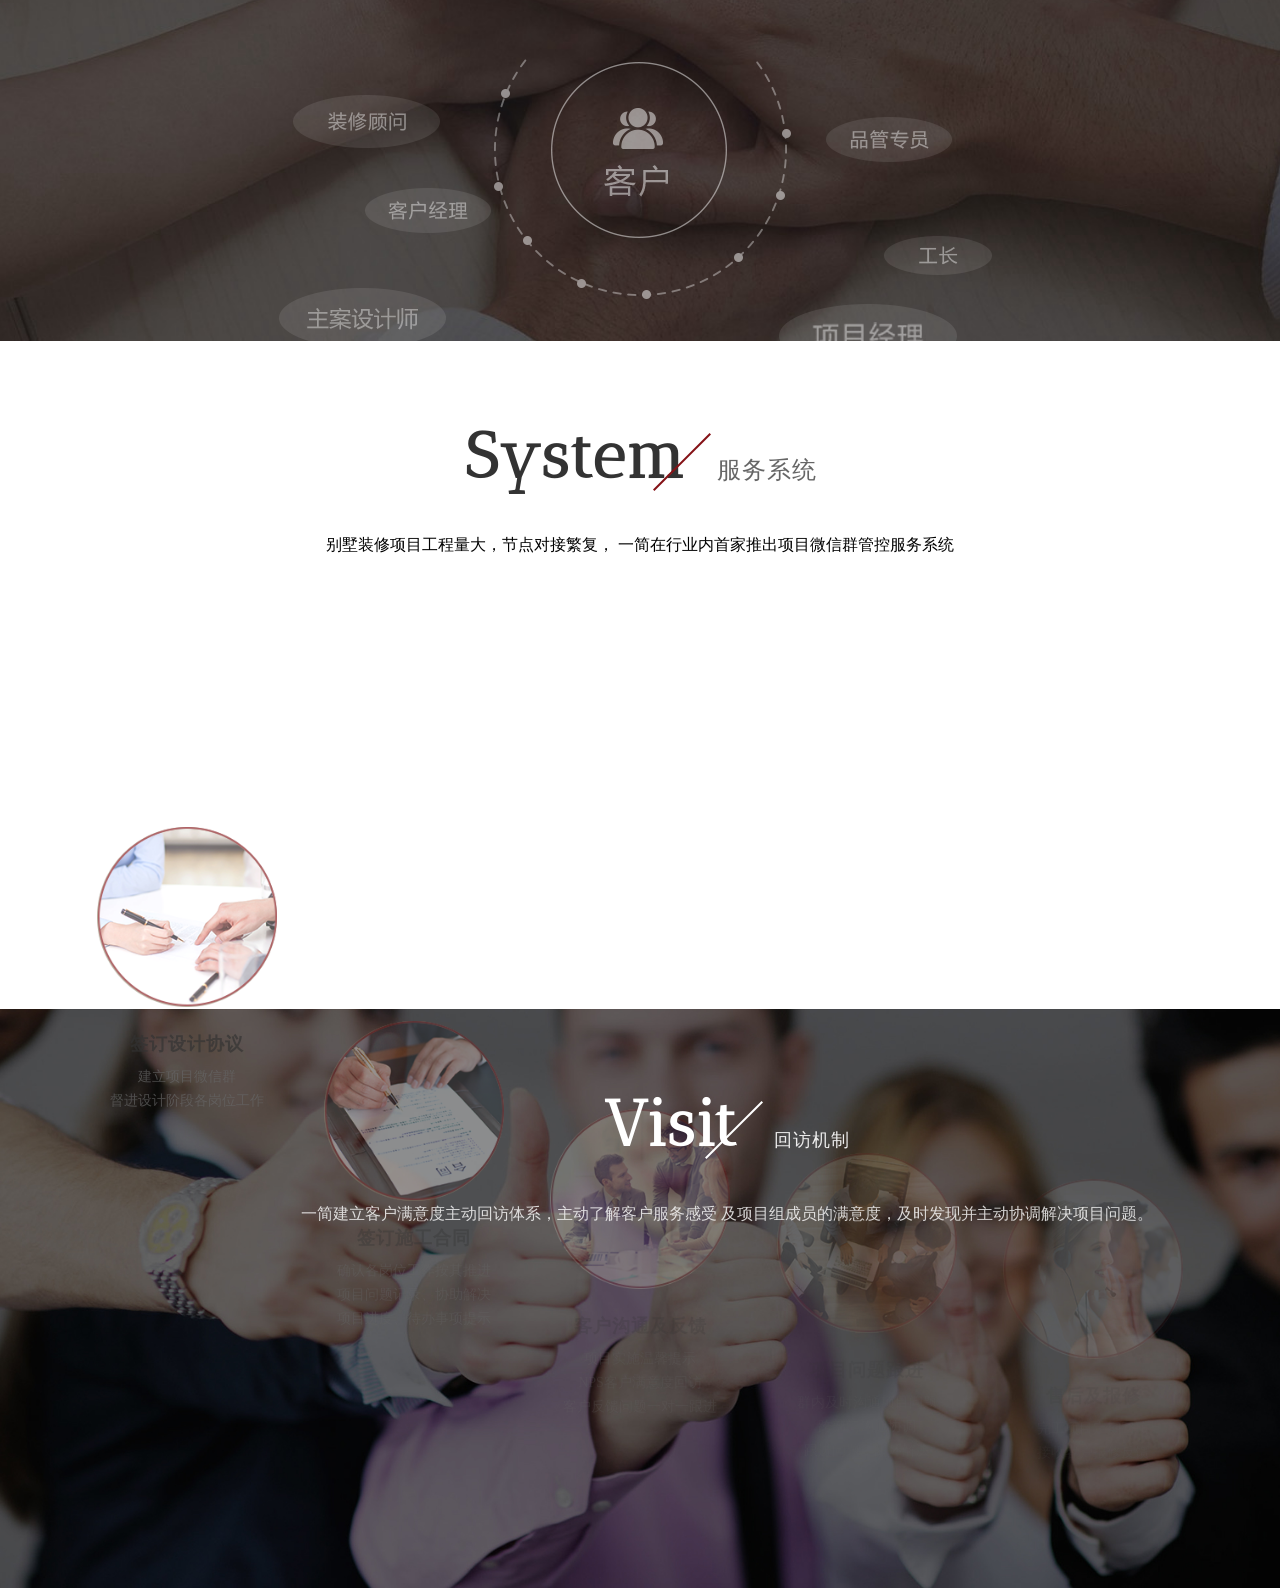
<file: public/shfw.html>
<!DOCTYPE html>
<html lang="en">
<head>
    <meta charset="UTF-8">
    <meta name="viewport" content="width=device-width, initial-scale=1.0">
    <meta http-equiv="X-UA-Compatible" content="ie=edge">
    <title>售后服务</title>
    <link rel="stylesheet" href="css/shfw.css">
</head>
<body>
    <div id="nav"></div>
    <header id="header"></header>
    <div class="sx">
        <!-- 13~63 主体第一 -->
        <div class="sx1">
            <div class="container">
                <div class="sx1_tit">
                    <h4>一简定制服务体系</h4>
                    <p>一简专注于高端家居的设计和施工企业，经过长时间对行业的研究分析，
                        搭建了配备高素质的管理人员和最精良的施工队伍</p>
                </div>
                <ul class="sx1_cont">
                    <li>
                        <div class="sx1_ico">
                            <img src="img/ylf/5aaf6ee6c3f28.png">
                        </div>
                        <h5>服务流程</h5>
                        <div>
                            <p>为您提供高级定制</p>
                            <p>装修一体化的服务</p>
                        </div>
                    </li>
                    <li>
                        <div class="sx1_ico">
                            <img src="img/ylf/5aaf6f49b50e0.png">
                        </div>
                        <h5>技术力量</h5>
                        <div>
                            <p>技术到位、固定的工队</p>
                            <p>制定出管理和服务的标准化</p>
                        </div>
                    </li>
                    <li>
                        <div class="sx1_ico">
                            <img src="img/ylf/5aaf6f324c130.png">
                        </div>
                        <h5>信息汇总</h5>
                        <div>
                            <p>建立统一的服务电话</p>
                            <p>提高信息中心的监控能力</p>
                        </div>
                    </li>
                    <li>
                        <div class="sx1_ico">
                            <img src="img/ylf/5aaf6f0452aa8.png">
                        </div>
                        <h5>调度中心</h5>
                        <div>
                            <p>网点调度处理结果反馈</p>
                            <p>信息中心对此进行回访</p>
                        </div>
                    </li>
                </ul>
            </div>
        </div>
        <!-- 65~165 主体第二 -->
        <div class="sx2">
            <div class="container1">
                <div class="sx2_tit">
                    <div class="ind3_tit tit_cent">
                        <h2>
                            <span>Process</span>
                            服务流程
                        </h2>     
                    </div>
                    <p>从前期的咨询了解、设计阶段的无缝沟通，
                        到施工过程的实时监控，乃至竣工完成后的售后服务，
                        您将感受到尊贵、贴心的服务。</p>
                </div>
                <ul id="qq1" class="sx2_cont sx2_cont1">
                    <div class="sx2_top">
                        <li>
                            <div id="dg">
                                <div class="sx2_img">
                                    <img src="img/ylf/5aaf7274a5eb0.png" alt="">
                                </div>
                                <h5>初次沟通</h5>
                            </div>
                            <i class="arrow"></i>
                        </li>
                        <li>
                            <div id="dg">
                                <div class="sx2_img">
                                    <img src="img/ylf/5aaf72975cad0.png" alt="">   
                                </div>
                                <h5>上门勘测</h5>
                            </div>
                            <i class="arrow"></i>
                        </li>
                        <li>
                            <div id="dg">
                                <div class="sx2_img">
                                    <img src="img/ylf/5aaf72b8b9348.png" alt="">
                                </div>
                                <h5>初步方案及沟通确认</h5>
                            </div>
                            <i class="arrow"></i>
                        </li>
                        <li>
                            <div id="dg">
                                <div class="sx2_img">
                                    <img src="img/ylf/5aaf72c5282f8.png" alt="">        
                                </div>
                                <h5>签订设计合同</h5>
                            </div>
                            <i class="arrow"></i>
                        </li>
                        <li>
                            <div id="dg">
                                <div class="sx2_img">
                                    <img src="img/ylf/5aaf72d965f40.png" alt="">
                                </div>
                                <h5>深化设计及确认预算</h5>
                            </div>
                            <i class="arrow"></i>
                        </li>
                    </div>
                    <div class="sx2_bott sx2_cont">
                        <li>
                            <div id="dg">
                                <div class="sx2_img">
                                    <img src="img/ylf/5aaf73010e4e8.png" alt="">
                                </div>
                                <h5>施工合同签订</h5>
                            </div>
                            
                        </li>
                        <li>
                            <div id="dg">
                                <div class="sx2_img">
                                    <img src="img/ylf/5aaf730faf708.png" alt="">
                                </div>
                                <h5>开工</h5>
                            </div>
                            <i class="arrow1"></i>
                        </li>
                        <li>
                            <div id="dg">
                                <div class="sx2_img">
                                    <img src="img/ylf/5aaf7329b9348.png" alt="">
                                </div>
                                <h5>验收</h5>
                            </div>
                            <i class="arrow1"></i>
                        </li>
                        <li>
                            <div id="dg">
                                <div class="sx2_img">
                                    <img src="img/ylf/5aaf734a54dd0.png" alt="">
                                </div>
                                <h5>售后服务</h5>
                            </div>
                            <i class="arrow1"></i>
                        </li>
                    </ul>
                </ul>
            </div>
        </div>
        <!-- 167~183 主体第三 -->
        <div class="sx3">
            <div class="container2">
                <div class="sx3_tit">
                    <div class="ind4_tit tit_cent tit_white">
                        <h2>
                            <span>Team</span>
                            专属服务团队
                        </h2>
                    </div>
                    <p>独创别墅装修服务最细分的岗位矩阵,多人分工专属服务,
                        形成互为协调、互为补充的“多对一”式的服务模式</p>
                </div>
                <div class="sx3_cont">
                    <img src="img/ylf/5aaf761007788.png" alt="">
                </div>
            </div>
        </div>
        <!-- 185~252 主体第四 -->
        <div class="sx4">
            <div class="container3">
                <div class="sx4_tit">
                    <div class="ind3_tit tit_cent">
                        <h2>
                            <span>System</span>服务系统
                        </h2>
                    </div>
                    <p>别墅装修项目工程量大，节点对接繁复，
                        一简在行业内首家推出项目微信群管控服务系统</p>
                </div>
                <ul class="sx4_cont sx4_cont1">
                    <li>
                        <div id="target" class="sx4_cont_img">
                            <img src="img/ylf/5aaf78a20e8d0.png">
                        </div>
                        <h5>签订设计协议</h5>
                        <div>
                            <p>建立项目微信群</p>
                            <p>督进设计阶段各岗位工作</p>
                        </div>
                    </li>
                    <li>
                        <div class="sx4_cont_img">
                            <img src="img/ylf/5aaf78c7d3158.png">
                        </div>
                        <h5>签订施工合同</h5>
                        <div>
                            <p>确认各岗位工作按其推进</p>
                            <p>项目问题记录、协助解决</p>
                            <p>项目进度、待办事项提示</p>
                        </div>
                    </li>
                    <li>
                        <div class="sx4_cont_img">
                            <img src="img/ylf/5aaf78e032af0.png">
                        </div>
                        <h5>客户沟通及反馈</h5>
                        <div>
                            <p>项目实施温馨提示</p>
                            <p>NPS客户满意度回访</p>
                            <p>客户反馈问题一对一跟进</p>
                        </div>
                    </li>
                    <li>
                        <div class="sx4_cont_img">
                            <img src="img/ylf/5aaf79182f828.png">
                        </div>
                        <h5>项目问题跟进</h5>
                        <div>
                            <p>群内及时沟通项目问题</p>
                            <p>跨部门沟通协调</p>
                            <p>跟进问题至闭环解决</p>
                        </div>
                    </li>
                    <li>
                        <div class="sx4_cont_img">
                            <img src="img/ylf/5aaf7936ceb08.png">
                        </div>
                        <h5>售后及报修</h5>
                        <div>
                            <p>完工项目定期回访</p>
                            <p>接收客户报修反馈</p>
                        </div>
                    </li>
                </ul>
            </div>
        </div>
        <!-- 154~309 主体第五 -->
        <div class="ser5_box">
            <div class="container1 ggg" :class="Mdiv==true?'slideInLeft':''">
                <div class="ser5_tit" >
                    <div class="ind5_tit tit_cent tit_white">
                        <h2>
                            <span>Visit</span>
                            回访机制
                        </h2>    
                    </div>
                    <p>一简建立客户满意度主动回访体系，主动了解客户服务感受
                        及项目组成员的满意度，及时发现并主动协调解决项目问题。</p>
                </div>
                <ul class="ser5_cont ser5_cont1 clearfix">
                    <li>
                        <div class="ser5_lis">
                            <div class="ser5_cont_img">
                                <img src="img/ylf/5aaf7cba37528.png">
                            </div>
                            <h5>节点回访</h5>
                            <p>现场交底、隐蔽验收、中期验收、竣工验收3个工作日内，
                                了解客户的服务感受及对项目组成员的满意度。</p>
                        </div>
                    </li>
                    <li>
                        <div class="ser5_lis">
                            <div class="ser5_cont_img">
                                <img src="img/ylf/5aaf7d069ab00.png">
                            </div>
                            <h5>阶段回访</h5>
                            <p>上一个工程节点完成后30日内，下一个节点未验收时，
                                进行一次回访，了解项目进度及工地问题。</p>
                        </div>
                    </li>
                    <li>
                        <div class="ser5_lis">
                            <div class="ser5_cont_img">
                                <img src="img/ylf/5aaf7d2bd5c50.png">
                            </div>
                            <h5>满意度回访</h5>
                            <p>工程、产品全部完结，对客户进行整体完工回访，
                                全面了解客户的服务感受及对公司的建议。</p>
                        </div>
                    </li>
                    <li>
                        <div class="ser5_lis">
                            <div class="ser5_cont_img">
                                <img src="img/ylf/5aaf7d491ac20.png">
                            </div>
                            <h5>售后回访</h5>
                            <p>以工程竣工为起点，每半年回访1次，了解项目交
                                付后客户入住情况，为客户提供增值服务。</p>
                        </div>
                    </li>
                </ul>
            </div>
        </div>
    </div>
    <footer id="footer"></footer>
    <script src="js/jquery-3.2.1.js"></script>
    <script src="js/shfw.js"></script>
    <script src="js/nav.js"></script>
    <script src="js/header.js"></script>
    <script src="js/footer.js"></script>
</body>
</html>
</file>
<file: public/css/footer.css>
@charset "utf-8";

@font-face {
	font-family: 'advent-Lt2';
	src: url('../fonts/advent-Lt2.eot');
	src: local('☺'), url('../fonts/advent-Lt2.woff') format('woff'), url('../fonts/advent-Lt2.ttf') format('truetype'), url('../fonts/advent-Lt2.svg') format('svg');
	font-weight: normal;
	font-style: normal;
}

@font-face {
	font-family: 'AnticDidone-Regular';
	src: url('../fonts/AnticDidone-Regular.eot');
	src: local('☺'), url('../fonts/AnticDidone-Regular.woff') format('woff'), url('../fonts/AnticDidone-Regular.ttf') format('truetype'), url('../fonts/AnticDidone-Regular.svg') format('svg');
	font-weight: normal;
	font-style: normal;
}

body {
    font-family: "pingfang SC","Microsoft YaHei", 微软雅黑, STHeiti;
}

.footer {
	padding: 40px 0 5px;
	/*background: #f0f0f0;*/
	margin-top: 100px;
}

.footerlogo {
	height: 32px;
	margin: 0 0 54px;
	background: #000;
	background: url(../images/cyc02.png);
	background-size: 5px 5px;
}

.footer .container {
	margin: 0 auto;
	padding: 0;
}
.footerlogo a {
	width: 144px;
	height: 39px;
	margin: 0 0 0 -15px;
	padding: 0 15px;
	background: #f3f4f4;
	display: block;
}

.footernavwarp {}

.footernavwarp .col-lg-3 {
	padding-left: 0px;
}

.footernavwarp ul li {
	margin: 0 0 8px;
	text-transform: capitalize;
}

.footernavwarp ul li a {
	color: #808080;
	font-size: 13px;
}

.footernavwarp ul li a:hover {
	color: #005DA0;
}

.footernav .first {
	font-size: 15px;
	display: block;
	margin: 0 0 15px;
	text-transform: uppercase;
	color: #005DA0;
}

.copy {
	font-size: 12px;
	line-height: 40px;
	color: #888;
    margin-top: 58px;
	font-family: Arial, Helvetica, sans-serif;
}

.copy span {
	font-family: "Microsoft YaHei", "微软雅黑";
}

.unohacha_logo {
	float: right;
}

.footercopy .col-lg-6 {
	padding: 0px 40px;
}

.footercopy {
	margin-top: 0px;
	border-top: #ddd 1px solid;
}

.foot_top {
	background: #707070;
	padding-left: 140px;
	position: relative;
}

.foot_logo {
	float: left;
	width: 150px;
    margin-top: -120px;
    margin-bottom: 50px;
}

.foot_logo img {
	width: 100%;
}

.foot_link1 {
	position: absolute;
	right: 45px;
	top: 0;
}

.foot_link2 {
	position: absolute;
	right: 0;
	top: 0;
}

.foot_bor {
	width: 14px;
	height: 14px;
	border: 1px solid #fff;
	position: absolute;
    border-radius: 50%;
}

.foot_fang1 {
	width: 8px;
	height: 8px;
	background: #c2aa88;
	position: absolute;
	top: 3px;
	left: 10px;
    border-radius: 50%;
}

.foot_fang2 {
	width: 6px;
	height: 6px;
	background: #c2aa88;
	position: absolute;
    top: 4px;
    border-radius: 50%;
    left: 32px
}

.foot_right{
	float: right;
    width: 74%;
}

.foot_TM {
    float: left;
    padding: 65px 0;
    width: 36%;
}

.foot_top:after {
    content: '';
    display: table;
    clear: both;
}

.foot_TR {
	float: right;
    padding: 45px 0;
	/*padding-right: 30px;*/
    width: 50%;
    text-align: right;
}

.foot_img1 {
	margin-right: 40px;
}

.foot_img2,
.foot_img1 {
	display: inline-block;
}

.foot_img2 {
	position: relative;
}

.foot_img2:before {
	position: absolute;
	content: "";
	display: block;
	width: 1px;
	background: #c2aa88;
    height: 80px;
	left: -20px;
}

.foot_BL {
	display: inline-block;
	line-height: 45px;
	color: #c2aa88;
}

.foot_BR {
    float: right;
    text-align: right;
}

.foot_Btm {
	height: 70px;
	padding: 10px 0;
}

.foot_txtL {
	float: left;
	color: #c2aa88;
}

.foot_BR p span,.foot_txtR span {
    text-transform: capitalize;
    color: #666;
    margin-right: 5px;
    font-size: 13px;
}

.foot_BR p,.foot_txtR {
	color:#888;
	font-size: 12px;
}

.foot_txtR {
	float: right;
}

.foot_B {
	float: right;
}

.foot_BM {
	position: relative;
	margin-bottom: 30px;
}

.foot_bor01 {
	border: 1px solid #c2aa88;
}

.foot_fang01,
.foot_fang02 {
	background: #5d5d55;
}

.foot_BM:before {
	display: block;
	content: "";
	position: absolute;
    width: 160%;
	height: 1px;
	top: 5px;
	background: #c2aa88;
	left: 6%;
    top: 7px;
}

.footer_border {
    width: 16px;
    height: 16px;
    border: 1px solid #ffffff;
    position: relative;
    border-radius: 50%;
}

.footer_border:after {content: '';width: 10px;height: 10px;position: absolute;top: 2px;left: 10px;background: #C2A988;
    border-radius: 50%;}

.footer_border2 {
    width: 6px;
    height: 6px;
    position: absolute;
    background: #BEA990;
    top: 5px;
    left: 35px;
    border-radius: 50%;
}
.foot_TM_line {
    position: relative;
    float: left;
    width: 180px;
    margin-right:10px ;
}

.foot_TM_line:after {content: '';background: #C2A988;left: 35px;position: absolute;top: 8px;height: 1px;width: 138px;}

.foot_TM ul {
    float: left;
}
.foot_TM li a {
    padding: 0 5px;
    color: rgba(255, 255, 255, 0.8);
    font-size: 17px;
}
.foot_TM li {
	padding:0 5px;
    display: inline-block;
}

.foot_TM li a:hover{
    color: rgba(255, 255, 255, 0.95);
}
.foot_bottom {
    padding: 0 100px 0 140px;
}
</file>
<file: public/css/gongdishijing.css>
/*******工地实景*********/
*{
    margin:0;
    padding:0;
}
body{
    background:#eeeeee;
    overflow-x: hidden;
}
img{border:0;}
/***********container容器css*************/
.gongdi_box{
    padding:80px 0;
    margin:0 181.5px;
}
.gongdi_box .gd_container{
    width:100%;
    margin:0 auto;
}
/***********标题css*************/
.gongdi_box .gd_container .gd_title{
    margin-bottom:60px;
}
.gongdi_box .gd_container .gd_title p{
    font-size:18px;
    color:#666;
    letter-spacing: 1px;
    font-family: "微软雅黑";
}
.gongdi_box .gd_container .gd_title p span{
    font-size:64px;
    color:#333;
    letter-spacing: 3px;
    margin-right: 30px;
    text-transform: capitalize;
    font-family: "华文中宋";
    position:relative;
}
.gongdi_box .gd_container .gd_title p span:after{
    content: '';
    width: 80px;
    height: 2px;
    background: #851217;
    display: inline-block;
    position: absolute;
    top: 50%;
    transform: translate(-45px,5px) rotate(-45deg);
}
/***图片****/

.gongdi_box .gd_container .gd_content{
    display:flex;
    flex-wrap:wrap;
    justify-content: space-between;
}
.gongdi_box .gd_container .gd_content .gd_main{
    width:32%;
    float:left;
    position:relative;
	top:150px;
	opacity: 0;
    margin:10px 0;
    top:150px;
    opacity: 0;
}
.gongdi_box .gd_container .gd_content .gd_main .gd_img{
    width:100%; 
}
.gongdi_box .gd_container .gd_content .gd_main .gd_img img{
    width:100%;
    /* overflow: hidden;
    width:340px;
    height:200px;  */
    display:block; 
}
/***第一行文字****/
.gongdi_box .gd_container .gd_content .gd_main .gd_text{
    padding:20px;
    background:#fff;
}
.gongdi_box .gd_container .gd_content .gd_main .gd_text h4{
    font-size: 18px;
    color: #333;
    line-height: 28px;
    margin: 0;
    font-weight: bold;
    margin-bottom: 4px;
}
.gongdi_box .gd_container .gd_content .gd_main .gd_text h4:hover{
    color:#851217;
}
/**********第二行文字***********/
.gongdi_box .gd_container .gd_content .gd_main .gd_text p{
    font-size: 14px;
	color: #888;
    line-height: 24px;
	margin: 0;
}
/*****************第三行文字****************/
.gongdi_box .gd_container .gd_content .gd_main .gd_text .btn{
    display: none;
    position:absolute; 
    top:0;
    left:0; 
    width: 100%;
    height: 200px;
    line-height:200px;
    text-align: center;
    color: #fff;
    background: rgba(0,0,0,0.6);
}
.gongdi_box .gd_container .gd_content .gd_main .gd_text .btn a{
    display:inline-block;
    padding:7px 15px;
    color:#fff;
    font-size:14px;
    letter-spacing: 1px;
    line-height: 24px;
    background-color:#851217;
    text-decoration: none;
}
</file>
<file: public/css/guanyu.css>
*{box-sizing:border-box;}
body{
    font-size:12px;
    font-family:"Microsoft YaHei 微软雅黑 STHeiti";
    overflow-x: hidden;
}
/*
9 20
*/
.warp{
    overflow: hidden;
    color:#666;
}
p{
    margin:0 0 12px;
}
img{
    border:0 none;
}
ul{
    margin:0px;
    padding:0px;
    list-style:none;
}
.about1{
    padding:130px 0 80px;
}
.container{
    width:1060px;
    padding-right: 15px;
    padding-left: 15px;
    margin:0 auto;
}
.about1_content{
    position: relative;
}
.ind3_tit{
    margin-bottom:60px;
}
.ind3_tit h2{
    font-size:16px;
    color:#666;
    letter-spacing: 1px;
    position: relative;
}
.ind3_tit h2 span{
    font-size: 64px;
    color: #333;
    text-transform: capitalize;
    font-family:STZhongsong;
    letter-spacing: 3px;
    font-weight: 600;
    margin-right: 30px;
}
.ind3_tit h2 span::after{
    content: '';
    width: 80px;
    height: 2px;
    background: #851217;
    display: inline-block;
    position: absolute;
    top: 50%;
    transform: translate(-50px,5px) rotate(-45deg);
}
.about1_contentP{
    width:70%;
    padding-bottom:10vh;
}
.about1_contentP p{
    font-size: 14px;
    line-height: 24px;
    position: relative;
    left: -100%;
    opacity: 0;
}
.about1_fk{
    width: 42%;
    position: absolute;
    right: 0;
    top: 0;
    z-index: -1;
}
.about1_fk::before{
    content: '';
    padding-bottom: calc(100% - 60px);
    border: 30px solid #f5f5f5;
    width:85%;
    display: inline-block;
}
.about2{
    padding:60px 0 60px;
    background-color:#f5f5f5;
    text-align: center;
}
.abut2_tit{
    text-align: center;
}
.ab-content{
    display:flex;
    flex-wrap: wrap;
    justify-content:center;
}
.ab-content-li{
    width: 33.33%;
    border-right: 1px dashed #b5b5b5;
    padding: 20px 0;
    margin-bottom: 60px;
    opacity: 0;
    position: relative;
    top: 100px;
}
.ab-content-li img{
    width:50px;
}
.ab-content-li h3{
    font-size:24px;
    font-weight:bold;
    margin-bottom:40px;
    color:#333;
    letter-spacing:2px;
}
.ab-content-li p{
    display: block;
    padding:0 20px;
    font-size:14px;
    line-height:24px;
    margin-bottom:0px;
}
.ab-content-li:nth-child(3){
    border:none;
}
.ab-content-li:nth-child(5){
    border:none;
}
.about3{
    position: relative;
}
.swiper-button-prev,.swiper-button-next{
    position: absolute;
    top:50%;
    width:100px;
    height:100px;
    margin-top:-22px;
    z-index:15;
}
.about3 .swiper-button-prev{
    background:url(../img/guanyu/btn-prev_90b0c6f.png) no-repeat center;
    left:30px;
}
.about3 .swiper-button-next{
    background:url(../img/guanyu/btn-next_24165cb.png) no-repeat center;
    right:30px;
    background-position: 0px 22px;
}
.swiper-container{
    width:130%;
    height:500px;
    margin-left: auto;
    margin-right: auto;
    position: relative;
    overflow: hidden;
    z-index: 1;
}
.swiper-wrapper{
    position: relative;
    width:100%;
    height:100%;
    z-index:20;
    display: flex;
    box-sizing: content-box;
    transition-property: transform;
}
.swiper-wrapper .swiper-slide{
    width:925px;
    flex-shrink:0;
    height: 100%;
    position: relative;
}
.ab3_lis{
    position: relative;
    top: 200px;
    opacity: 0;
    height: 100%;
    background-repeat: no-repeat;
    background-position: center;
    background-size: cover;
}
.about4{
    padding:110px 0;
}
.ab4-cot{
    position: relative;
    height:395px;
}
.con-left{
    position: absolute;
    top: 30px;
    left: 0;
    width: 50%;
    height: 100%;
    transition: all 0.4s linear;
}
.con-img{
    width:100%;
    height:100%;
    background-image:url(../img/guanyu/5aaf6216453d0.jpg);
}
.con-left h3{
    position: absolute;
    bottom: 40%;
    width: 100%;
    left: 0;
    padding: 0 40px;
    color: #fff;
    transform: translateY(50%);
    margin: 0;
    font-size: 48px;
    font-weight: bold;
    letter-spacing: 2px;
    line-height: 54px;
    font-family: Arial, helvetica, sans-serif;
}
.con-right{
    width: 50%;
    float: right;
    padding: 60px 40px;
    background: #f5f5f5;
    position: relative;
    top:0px;
}
.con-right::before{
    content: '';
    width: calc(100% + 80px);
    position: absolute;
    height: 100%;
    background: #f5f5f5;
    top: 0;
    left: -40px;
    z-index: -1;
}
.con-right h3{
    font-size: 30px;
    font-weight: bold;
    color: #333;
    letter-spacing: 2px;
    margin: 0 0 40px;
}
.con-right p{
    font-size: 16px;
    line-height: 32px;
    color: #333;
}
.about5{
    background-color: #fcfcfc;
    padding-bottom: 50px;
}
.ab5-tit{
    margin-top: 90px;
}
.ab5-tit .ab-xian{
    width: 100%;
    height:1px;
    display: block;
    background-color:#ebebeb;
}
.ab5-tit ul{
    display:flex;
    justify-content:space-around;
    align-content:center;
    margin-top:-27px;
}
.ab5-tit ul li{
    font-size:16px;
    letter-spacing: 1px;
    padding:0 4px;
    background:#fcfcfc;
    color:#333;
    line-height:54px;
    cursor:pointer;
    transition:all .4s ease;
}
.ab5-tit ul li::after{
    content:"";
    width:5px;
    height:5px;
    border-radius:50%;
    background:#851217;
    display: block;
    margin: -10px auto 0;
    opacity: 0;
    transition: all 0.4s ease;
}
.ab5-tit ul>li.ab-active{
    font-size:18px;
    color:#7f1a1f;
}
.ab5-tit ul>li.ab-active::after{
    opacity:1;
}
.ab5-con-box{
    display:flex;
    flex-direction:row;
    overflow: hidden;
    background-color: #FFFFFF;
    padding: 50px;
    margin-top: 30px;
    position: relative;
}
.ab5-left{
    width:50%;
    overflow: hidden;
}
.ab5-left ul{
    display: flex;
    flex-direction: row;
    width:500%;
    position: relative;
    left:0%;
}
.ab5-left ul li{
    float: left;
    width:25%;
    padding:40px 30px 0 2%;
}
.ab5-left ul li:first-child{
    display: none;
}
.ab5-left ul li>h3{
    font-size:30px;
    color:#333;
    margin:0;
    line-height:40px;
    font-weight:bold;
    letter-spacing:2px;
}
.ab5-left ul li>span{
    font-size:16px;
    line-height:24px;
    color:#888;
    margin:6px 0 20px 0;
    display: block;
}
.ab5-left ul li>p{
    font-size: 14px;
    line-height:24px;
}
.ab5-right{
    width:50%;
    text-align: center;
    position: relative;
    padding-bottom:38%;
}
.ab5-right li{
    width:80%;
    position: absolute;
    left:50%;
    top:0;
    transform: translateX(-50%);
}
.ab5-right li:first-child{
    z-index: 10;
}
.ab5{
    position: relative;
}
.ab5-jt{
    width: 118px;
    height: 68px;
    border: 1px solid #ebebeb;
    position: absolute;
    top: 50%;
    z-index: 100;
    cursor: pointer;
}
.ab5-jt-left{
    left: -80px;
}
.ab5-jt-right{
    right: -80px;
}
.ab5-jt span{
    width: 40px;
    height: 21px;
    display: block;
}
.ab5-jt-left span{
    background:url(../img/guanyu/ab5_left.png) no-repeat;
    background-size: 100% 100%;
    margin: 24px 0 0 20px;
}
.ab5-jt-right span{
    background: url(../img/guanyu/ab5_right.png) no-repeat;
    background-size: 100% 100%;
    float: right;
    margin: 24px 20px 0 0;
    right: -80px;
}
</file>
<file: public/css/lianxi.css>
*{box-sizing:border-box;}
body{
    font-size:12px;
    font-family:"STHeiti";
    color:#666;
    line-height: 1.42857143;
    margin:0;
    padding:0;
    overflow-x: hidden;
}
.warp{
    overflow: hidden;
}
ul{
    margin:0;
    padding: 0;
    list-style: none;
}
p{
    margin:0 0 10px;
}
.content-box{
    padding-top:140px;
    position: relative;
}
.content-box::before{
    position: absolute;
    content:"";
    width:60px;
    height:calc(100% - 140px);
    top:140px;
    left:0;
    background:#fff;
}
.container{
    width:1060px;
    padding-right: 15px;
    padding-left: 15px;
    margin:0 auto;
}
.con-tit{
    position: relative;
    padding:60px 0;
    margin-bottom:60px;
}
.con-tit::after{
    content: '';
    width: 200%;
    right: 0;
    height: 100%;
    position: absolute;
    top: 0;
    background: #851217;
    z-index: -1;
}
.con-tit h2{
    font-size:18px;
    color:#eee;
    letter-spacing:1px;
    margin:0;
    position: relative;
    font-family: inherit;
    font-weight: 500;
    line-height: 1.1;
}
.con-tit h2 span{
    font-size:64px;
    color:#fff;
    text-transform:capitalize;
    font-family:"STZhongsong";
    letter-spacing:3px;
    font-weight:600;
    margin-right:30px;
}
.con-tit h2 span::after{
    content:"";
    width:80px;
    height:2px;
    background:#fff;
    display:inline-block;
    position: absolute;
    top: 50%;
    transform: translate(-45px,5px) rotate(-45deg);
}
.con-bot{
    width:90%;
    margin-left:10%;
    display: flex;
}
.con-bot li{
    width:33.3%;
    padding:30px 20px 0;
}
.con-bot li h3{
    font-size:18px;
    color:#333;
    font-weight:bold;
    letter-spacing:2px;
    margin-top:20px;
    margin-bottom:10px;
}
.con-bot li p{
    font-size:14px;
    line-height:24px;
}
.content-bottom{
    padding:80px 0;
}
.con-bottom{
    position: relative;
    padding:60px 0;
}

.con-bottom::before{
    content:"";
    width: calc(100% + 160px);
    height:100%;
    background:#f5f5f5;
    position: absolute;
    top:0;
    left:-80px;
    z-index:-1;
}
.form{
    max-width:800px;
    width:100%;
    margin:0 auto;
}
.form h5{
    font-size: 14px;
    font-weight:bold;
    color:#333;
    letter-spacing:1px;
    margin: 0;
    margin-bottom:6px;
    line-height:24px;
}
.form input{
    width:80%;
    height:50px;
    line-height:50px;
    border:0;
    padding:0 10px;
    margin-bottom:24px;
    color:#888;
}
.form select{
    width:80%;
    line-height: 50px;
    height:50px;
    border:0;
    padding:0 10px;
    margin-bottom:24px;
    color:#888;
}
.form textarea{
    width:80%;
    height:120px;
    border:0;
    padding:0 10px;
    line-height:30px;
}
.con-btn{
    text-align: center;
    margin-top:60px;
}
.con-btn button{
    width:140px;
    height:42px;
    line-height:40px;
    border:0;
    background: #fff;
    border-bottom:2px solid #851217;
    color:#851217;
    font-size:14px;
    font-weight:bold;
    letter-spacing:4px;
}
</file>
<file: public/css/new_information.css>
body{
  background: #eee !important;
  overflow-x: hidden;
}
.new_box {
  display: flex;
  justify-content: space-between;
  flex-wrap:wrap;
  margin: 0 181.5px;
  padding: 0 15px;
  padding-bottom: 80px;
  padding-top: 110px;
}
.news_top{
  width: 80%;
  position: relative;
}
.news_top h2 span:after{
  content: '';
  width: 80px;
  height: 2px;
  background: #851217;
  display: inline-block;
  position: absolute;
  top: 50%;
  transform: translate(-45px,5px) rotate(-45deg);
}
.news_top h2{
  font-size: 18px;
  font-family: 微软雅黑;
  color: #666;
}
.news_top h2 span{
  font-size: 64px;
  color: #333;
  font-family: 华文中宋;
  padding-right: 25px;
}
.new_box .container{
  width: 20%;
}

.container {
    padding-right: 15px;
    padding-left: 15px;
    margin-right: auto;
    margin-left: auto;
    position: relative;
}

.news_content{
  display: flex;
  justify-content: space-between;
  flex-wrap:wrap;
  /* width: 100%; */
}
.news_content .news_content_ul{
  width: 31%;
  margin-bottom: 30px;
  overflow: hidden;
  position: relative;
}


/* .news_content .news_content_ul.animate {
	-webkit-transform: translateY(200px);
	-moz-transform: translateY(200px);
	transform: translateY(200px);
	-webkit-animation: moveUp 0.65s ease forwards;
	-moz-animation: moveUp 0.65s ease forwards;
	animation: moveUp 0.65s ease forwards;
}

@-webkit-keyframes moveUp {
	to { -webkit-transform: translateY(0); opacity: 1; }
}

@-moz-keyframes moveUp {
	to { -moz-transform: translateY(0); opacity: 1; }
}

@keyframes moveUp {
	to { transform: translateY(0); opacity: 1; }
} */





/* 图片动效 */
.ehover{
  position: relative;
}
.ehover img{
  transition: all 0.4s ease-in;
}
.ehover:hover img {
  filter: grayscale(0.1) blur(3px);
  -webkit-filter: grayscale(0.1) blur(3px);
  transform: scale(1.2);
  overflow: hidden;
}
.overlay h2{
  transform: scale(0.7);
  transition: all 0.4s ease-in;
  opacity: 0;
  position: absolute;
  top: 16%;
  left: 22%;
  color: #ffffff;
}
.overlay .info{
  transform: scale(0.7);
  transition: all 0.4s ease-in;
  opacity: 0;
  position: absolute;
  bottom: 16%;
  left: 35%;
  padding:5px 15px;
  background-color: rgba(255, 255, 255, 0);
  color: #ffffff
}
.ehover:hover button.info, .ehover:hover h2 {
  opacity: 1;
  transform: scale(1);
}
.news_content .news_content_ul .news_content_li img{
  width: 100%;
}
.news_content div{
  opacity: 0;
  bottom: -100%
}
.news_content .news_content_ul .news_content_text{
  padding: 20px;
  background: #ffffff;
  position: relative;
  width: 100%;
}
.news_content_text a{
  text-decoration: none;
  margin: 0;
  padding: 0;
}
.news_content_text h4{
  margin: 0;
  font-size: 14px;
  line-height: 24px;
  margin-bottom: 6px;
  color: #666;
  text-transform: uppercase;
}
.news_content_text h5 {
  font-size: 20px;
  line-height: 30px;
  color: #333;
  margin: 0;
  display: -webkit-box;
  -webkit-box-orient: vertical;
  -webkit-line-clamp: 2;
  overflow: hidden;
  height: 60px;
  margin-bottom: 20px;
  font-weight: bold;
  letter-spacing: 2px;
}
.news_content_text h5:hover{
  color:#851217;
}
.news_content_text p {
  margin: 0;
  color: #888;
  font-size: 12px;
  line-height: 20px;
}
</file>
<file: public/css/menu.css>
* {
  margin: 0;
  padding: 0;
  box-sizing: border-box;
}


ul {
  list-style: none;
}

nav {
  height: 40px;
  margin: 40px auto;
  background-color: #eee;
  text-align: center;
  border-radius: 4px;
}
.main {
  display: flex;
  justify-content: center;
  position: relative;
}

.main > li {
  width: 100%;
  height: 100%;
  position: absolute;
  z-index: 4;
}

.main a {
  text-decoration: none;
  color: rgb(68, 67, 67);
  text-transform: capitalize;
  font-family: monospace;
  display: block;
  padding: 10px 60px;
  font-size: 16px;
  transition: background-color 0.5s ease-in-out;
  border: 2px solid #ccc;
  font-family: "Raleway", sans-serif;
}

.main a:hover {
  background-color:#eee;
}

.drop li {
  opacity: 0;
  transform-origin: top center;
}

.drop li a {
  background-color:#eee;
  padding: 10px 0;
  opacity: 0.8;
}

/* menu */
.main li:hover .menu li:first-of-type {
  animation: menu 0.3s ease-in-out forwards;
  animation-delay: 0.2s;
}

.main li:hover .menu li:nth-of-type(2) {
  animation: menu 0.3s ease-in-out forwards;
  animation-delay: 0.4s;
}


.main li:hover .menu li:last-of-type {
  animation: menu 0.3s ease-in-out forwards;
  animation-delay: 0.6s;
}

@keyframes menu {
  0% {
    opacity: 0;
    transform: scale(2);
  }
  100% {
    opacity: 1;
    transform: scale(1);
  }
}
</file>
<file: public/css/newsdot.css>
.newsd_box {
  padding: 80px 0;
  background: #ffffff;
  width: 100%;
}
.newsd_box .container{
  opacity: 0;
  left: -100%;
}

.container {
  padding: 80px 15px;
  margin-right: auto;
  margin-left: auto;
  width: 100%;
}
.newsd_cot {
  width: 100%;
  /* max-width: 800px; */
  margin: 0 auto;
}
.newsd_tit {
  margin-bottom: 40px;
  text-align: center;
}
.newsd_tit h3{
  font-size: 30px;
  font-weight: bold;
  color: #333;
  letter-spacing: 2px;
  line-height: 40px;
  margin-bottom: 10px;
}
.newsd_wz img{
  max-width: 100%;
}
.news_detail_bottom{
  background: #eee;
  padding: 80px 0;
  position: relative;
}
.news_detail_bottom .news_top h2 span:after{
  content: '';
  width: 80px;
  height: 2px;
  background: #851217;
  display: inline-block;
  position: absolute;
  top: 50%;
  transform: translate(-45px,5px) rotate(-45deg);
}
.news_detail_bottom .news_top{
  padding: 0 181.5px;
  margin: 0 15px;
  margin-bottom: 60px;
}
.dot1 div{
  bottom: -100%;
  opacity: 0;
}
.news_detail_bottom .dot1{
  display: flex;
  flex-wrap: wrap;
  justify-content: space-between;
  width: 100%;
  padding-right: 181.5px;
  padding-left: 181.5px;
  margin-right: auto;
  margin-left: auto;
  padding-top: 0;
}
.dot1 .news_content_ul{
  width: 30%;
}
.dot1 .news_content_ul .news_content_text{
  padding: 20px;
  background: #ffffff;
  position: relative;
  width: 100%;
}
.dot1 .news_content_ul .news_content_li img{
  width: 100%;
}
</file>
<file: public/css/shfw.css>
*{
    margin: 0;
    padding: 0;
}

body {
    font-family: "Microsoft YaHei", 微软雅黑, STHeiti;
    overflow-x: hidden;
}



/*8~63 主体第一*/
.sx1{
    background: url(../img/ylf/serbanner_bg.jpg)
    no-repeat center center fixed;
    padding: 120px 0 80px 0;
    text-align: center;
    background-size: cover;
}
.container {
    padding-right: 15px;
    padding-left: 15px;
    margin-right: auto;
    margin-left: auto;
    width: 1060px;
}
.sx1_tit {
    color: #ffffff;
    width: 100%;
    max-width: 440px;
    margin: 0 auto;
}
.sx1_tit h4 {
    letter-spacing: 3px;
    font-size: 30px;
    margin: 0 0 15px;
    color: #fff;
    line-height: 38px;
}
.sx1_tit p {
    font-size: 16px;
    color: #FFFFFF;
    line-height: 28px;
    margin: 0;
    opacity: 0.8;
}
.sx1_cont {
    display: flex;
    color: #fff;
    justify-content: space-around;
    margin-top: 60px;
    position: relative;
}
.sx1_cont li{
    opacity: 0;
    bottom: -200%;
    position: relative;
}
.sx1_ico {
    margin-bottom: 18px;
}
.sx1_ico img {
    width: 52px;
}
img {
    border: 0 none;
}
.sx1_cont p {
    color: #ffffff;
    margin: 0;
    font-size: 14px;
    line-height: 24px;
    opacity: 0.7;
}






/*71~229 主体第二*/
.sx2{
    padding: 80px 0;
    text-align: center;
}
.container1 {
    padding-right: 15px;
    padding-left: 15px;
    margin-right: auto;
    margin-left: auto;
    width: 1300px;
}
.ind3_tit h2 span::after {
    content: '';
    width: 80px;
    height: 2px;
    background: #851217;
    display: inline-block;
    position: absolute;
    top: 50%;
    transform: translate(-45px,5px) rotate(-45deg);
}
.sx2_tit{
    margin-bottom: 40px;
}
.ser2_tit .ind3_tit {
    margin-bottom: 40px;
}
.tit_cent {
    text-align: center;
}
.ind3_tit {
    margin-bottom: 60px;
}
.ind3_tit span {
    font-size: 64px;
    color: #333;
    text-transform: capitalize;
    font-family: AnticDidone-Regular;
    letter-spacing: 3px;
    margin-right: 30px;
    font-weight: 500;
}
.ind3_tit h2 {
    color: #666;
    letter-spacing: 1px;
    margin: 0;
    position: relative;
}
.sx2_tit p {
    font-size: 16px;
    color: #666;
    margin: 0;
    text-align: center;
}
.sx2_cont {
    margin-top: 60px;
}

ul {
    margin: 0px;
    padding: 0px;
    list-style: none;
}
.ser2_bott {
    width: 80%;
    margin: 0 auto;
    padding-top: 10px;
}
ul.sx2_cont li {
    float: left;
    width: 20%;
    margin-bottom: 40px;
}
.sx2_top li{
    opacity: 0;
    bottom: -100%;
    position: relative;
}

.sx2_bott li{
    opacity: 0;
    bottom: -160%;
    position: relative;
}

.arrow{
    width: 10px;
    height: 10px;
    border-top: 2px solid #851217;
    border-right: 2px solid #851217;
    transform: rotate(45deg);
    position: absolute;
    top:40%;
    right: 0px;
}
.sx2_top li:last-child i {
    bottom: -40px;
    top: auto;
    transform: translate(0,0) rotate(180deg);
    right: 60%;
}
.arrow1{
    width: 10px;
    height: 10px;
    border-top: 2px solid #851217;
    border-right: 2px solid #851217;
    transform: rotate(220deg);
    position: absolute;
    top:40%;
    right: 0px;
}
.arrow2{
    width: 10px;
    height: 10px;
    border-top: 2px solid #851217;
    border-right: 2px solid #851217;
    transform: rotate(220deg);
    position: absolute;
    top:40%;
}
.sx2_bott {
    width: 80%;
    margin: 0 auto;
}
.sx2_cont .sx2_bott li {
    width: 25%;
    float: right;
}
ul .sx2_cont li {
    float: left;
    width: 20%;
    margin-bottom: 40px;
}
.sx2_img {
    max-width: 60px;
    margin: 0 auto;
}
.sx2_cont h5 {
    font-size: 16px;
    line-height: 28px;
    font-weight: bold;
    color: #666;
    margin: 14px 0 0 0;
}
.sx2_img img {
    max-width: 100%;
}
.sx2_cont h5 {
    font-size: 16px;
    line-height: 28px;
    font-weight: bold;
    color: #666;
    margin: 14px 0 0 0;
}
.sx2_top:after, .sx2_bott:after {
    content: '';
    display: table;
    clear: both;
}
ul.sx2_cont:after {
    content: '';
    display: table;
    clear: both;
}
li{
    list-style: none;
}







/*238~317 主体第三*/
.sx3{
    padding: 80px 0;
    text-align: center;
    background: url(../img/ylf/ser03bg.jpg) no-repeat center center;
    background-size: cover;
}
.sx3_cont img{
    opacity: 0;
    bottom: -100%;
    position: relative;
}
.container2 {
    padding-right: 15px;
    padding-left: 15px;
    margin-right: 182px;
    margin-left: 182px;
}
.sx3_tit .ind4_tit {
    margin-bottom: 40px;
}
.tit_cent {
    text-align: center;
}
.ind4_tit {
    margin-bottom: 60px;
}
.ind4_tit.tit_white h2 {
    color: #eee;
}
.ind4_tit h2 {
    font-size: 18px;
    color: #666;
    letter-spacing: 1px;
    margin: 0;
    position: relative;
}
.ind4_tit.tit_white h2 span {
    color: #fff;
}
.ind4_tit h2 span {
    font-size: 64px;
    color: #333;
    text-transform: capitalize;
    font-family: AnticDidone-Regular;
    letter-spacing: 3px;
    font-weight: 600;
    margin-right: 30px;
}
.ind4_tit.tit_white h2 span:after {
    background: #fff;
}
.ind4_tit h2 span:after {
    content: '';
    width: 80px;
    height: 2px;
    background: #851217;
    display: inline-block;
    position: absolute;
    top: 50%;
    transform: translate(-45px,5px) rotate(-45deg);
}
.sx3_tit p{
    font-size: 16px;
    color: #fff;
    line-height: 28px;
    margin: 0;
    opacity: 0.8;
}
.sx3_cont {
    margin-top: 40px;
    transition-timing-function:linear;
    transition:1.5s;
    transition-duration:1.2;
    perspective:200px;
}
/* .sx3_cont img{
    max-width: 100%;
    position: relative;
    top: 0px;
    opacity: 1;
}
.sx3_cont:hover{
    transform:rotate3D(0.5,0,0,360deg);
}  
*/











/*330~402 主体第四*/
.sx4 {
    padding: 80px 0;
    text-align: center;
}
.container3 {
    padding-right: 15px;
    padding-left: 15px;
    margin-right: 62px;
    margin-left: 62px;
}
.sx4_tit .ind3_tit {
    margin-bottom: 40px;
}
.tit_cent {
    text-align: center;
}
.ind3_tit span {
    font-size: 64px;
    color: #333;
    text-transform: capitalize;
    font-family: AnticDidone-Regular;
    letter-spacing: 3px;
    font-weight: 600;
    margin-right: 30px;
}
.sx4_tit p {
    font-size: 16px;
    line-height: 28px;
}
.sx4_cont {
    display: flex;
    flex-direction: row;
    justify-content: space-between;
    margin-top: 60px;
}

.sx4_cont li{
    opacity: 0;
    bottom: -200%;
    position: relative;
}


ul.sx4_cont li {
    padding: 0 20px;
    position: relative;
    
}
.sx4_cont_img {
    max-width: 180px;
    margin-bottom: 18px;
}
.sx4_cont img {
    width: 100%;
}
.sx4_cont h5 {
    font-size: 18px;
    color: #333;
    line-height: 30px;
    margin: 0 0 6px;
    font-weight: bold;
    letter-spacing: 1px;
}
.sx4_cont p {
    font-size: 14px;
    color: #666;
    margin: 0;
    line-height: 24px;
}
#dg:hover{
    transform:scale(1.5);
}
#dg{
    transition-duration:1.8;
    transition-timing-function:linear;
    transition:1s;
}
.sx4_cont_img img:hover{
    transform:translate(-30px,-30px) scale(1.5);
    transition:all 0.5s ease;
}







/*411~518 主体第五*/
.ser5_box{
    padding: 80px 0;
    text-align: center;
    background: url(../img/ylf/ser03bg1.jpg) no-repeat center center;
    background-size: cover;
}
.container1 {
    padding-right: 15px;
    padding-left: 15px;
    margin-right: 62px;
    margin-left: 62px;
}
.ser5_tit {
    color: #ffffff;
    margin: 0 auto;
}
.ser5_tit p {
    font-size: 16px;
    color: #fff;
    opacity: 0.8;
    line-height: 28px;
    margin: 0;
}
.ser5_tit .ind5_tit {
    margin-bottom: 40px;
}
.tit_cent {
    text-align: center;
}
h2{
    font-family: inherit;
    font-weight: 500;
    line-height: 1.1;
}
.ind5_tit h2 {
    font-size: 18px;
    color: #eee;
    letter-spacing: 1px;
    margin: 0;
    position: relative;
}
.ind5_tit span {
    font-size: 64px;
    color: #fff;
    text-transform: capitalize;
    font-family: AnticDidone-Regular;
    letter-spacing: 3px;
    font-weight: 600;
    margin-right: 30px;
    position: relative;
}
.ind5_tit .tit_white h2 span:after {
    background: #fff;
}
.ind5_tit h2 span:after {
    content: '';
    width: 80px;
    height: 2px;
    background: #fff;
    display: inline-block;
    position: absolute;
    top: 50%;
    transform: translate(-45px,5px) rotate(-45deg);
}
.ser5_cont {
    margin-top: 50px;
    display: flex;
    color: #fff;
    justify-content: space-around;
}

.ser5_cont li{
    opacity: 0;
    bottom: -160%;
    position: relative;
}


.clearfix:after{
    content: '';
    display: block;
    clear: both;
}
.ser5_lis {
    max-width: 200px;
    margin: 0 auto;
}
.ser5_cont_img {
    max-width: 120px;
    margin: 0 auto 20px;
}
.ser5_cont img {
    width: 100%;
}
img {
    border: 0 none;
}
.ser5_cont h5 {
    font-size: 18px;
    color: #fff;
    line-height: 26px;
    margin: 10px 0 15px;
}
.ser5_cont p {
    font-size: 14px;
    color: #fff;
    line-height: 24px;
    margin: 0 auto;
    opacity: 0.8;
}

@-webkit-keyframes bounce {
    from,
    20%,
    53%,
    80%,
    to {
      -webkit-animation-timing-function: cubic-bezier(0.215, 0.61, 0.355, 1);
      animation-timing-function: cubic-bezier(0.215, 0.61, 0.355, 1);
      -webkit-transform: translate3d(0, 0, 0);
      transform: translate3d(0, 0, 0);
    }
  
    40%,
    43% {
      -webkit-animation-timing-function: cubic-bezier(0.755, 0.05, 0.855, 0.06);
      animation-timing-function: cubic-bezier(0.755, 0.05, 0.855, 0.06);
      -webkit-transform: translate3d(0, -30px, 0);
      transform: translate3d(0, -30px, 0);
    }
  
    70% {
      -webkit-animation-timing-function: cubic-bezier(0.755, 0.05, 0.855, 0.06);
      animation-timing-function: cubic-bezier(0.755, 0.05, 0.855, 0.06);
      -webkit-transform: translate3d(0, -15px, 0);
      transform: translate3d(0, -15px, 0);
    }
  
    90% {
      -webkit-transform: translate3d(0, -4px, 0);
      transform: translate3d(0, -4px, 0);
    }
  }
  
  @keyframes bounce {
    from,
    20%,
    53%,
    80%,
    to {
      -webkit-animation-timing-function: cubic-bezier(0.215, 0.61, 0.355, 1);
      animation-timing-function: cubic-bezier(0.215, 0.61, 0.355, 1);
      -webkit-transform: translate3d(0, 0, 0);
      transform: translate3d(0, 0, 0);
    }
  
    40%,
    43% {
      -webkit-animation-timing-function: cubic-bezier(0.755, 0.05, 0.855, 0.06);
      animation-timing-function: cubic-bezier(0.755, 0.05, 0.855, 0.06);
      -webkit-transform: translate3d(0, -30px, 0);
      transform: translate3d(0, -30px, 0);
    }
  
    70% {
      -webkit-animation-timing-function: cubic-bezier(0.755, 0.05, 0.855, 0.06);
      animation-timing-function: cubic-bezier(0.755, 0.05, 0.855, 0.06);
      -webkit-transform: translate3d(0, -15px, 0);
      transform: translate3d(0, -15px, 0);
    }
  
    90% {
      -webkit-transform: translate3d(0, -4px, 0);
      transform: translate3d(0, -4px, 0);
    }
  }
  
  .bounce {
    -webkit-animation-name: bounce;
    animation-name: bounce;
    -webkit-transform-origin: center bottom;
    transform-origin: center bottom;
  }
  .ggg{
      transition-duration: 3s;
      transition-property: width;
      transition-timing-function: ease;
      transition-delay: 3s;
  }
</file>
